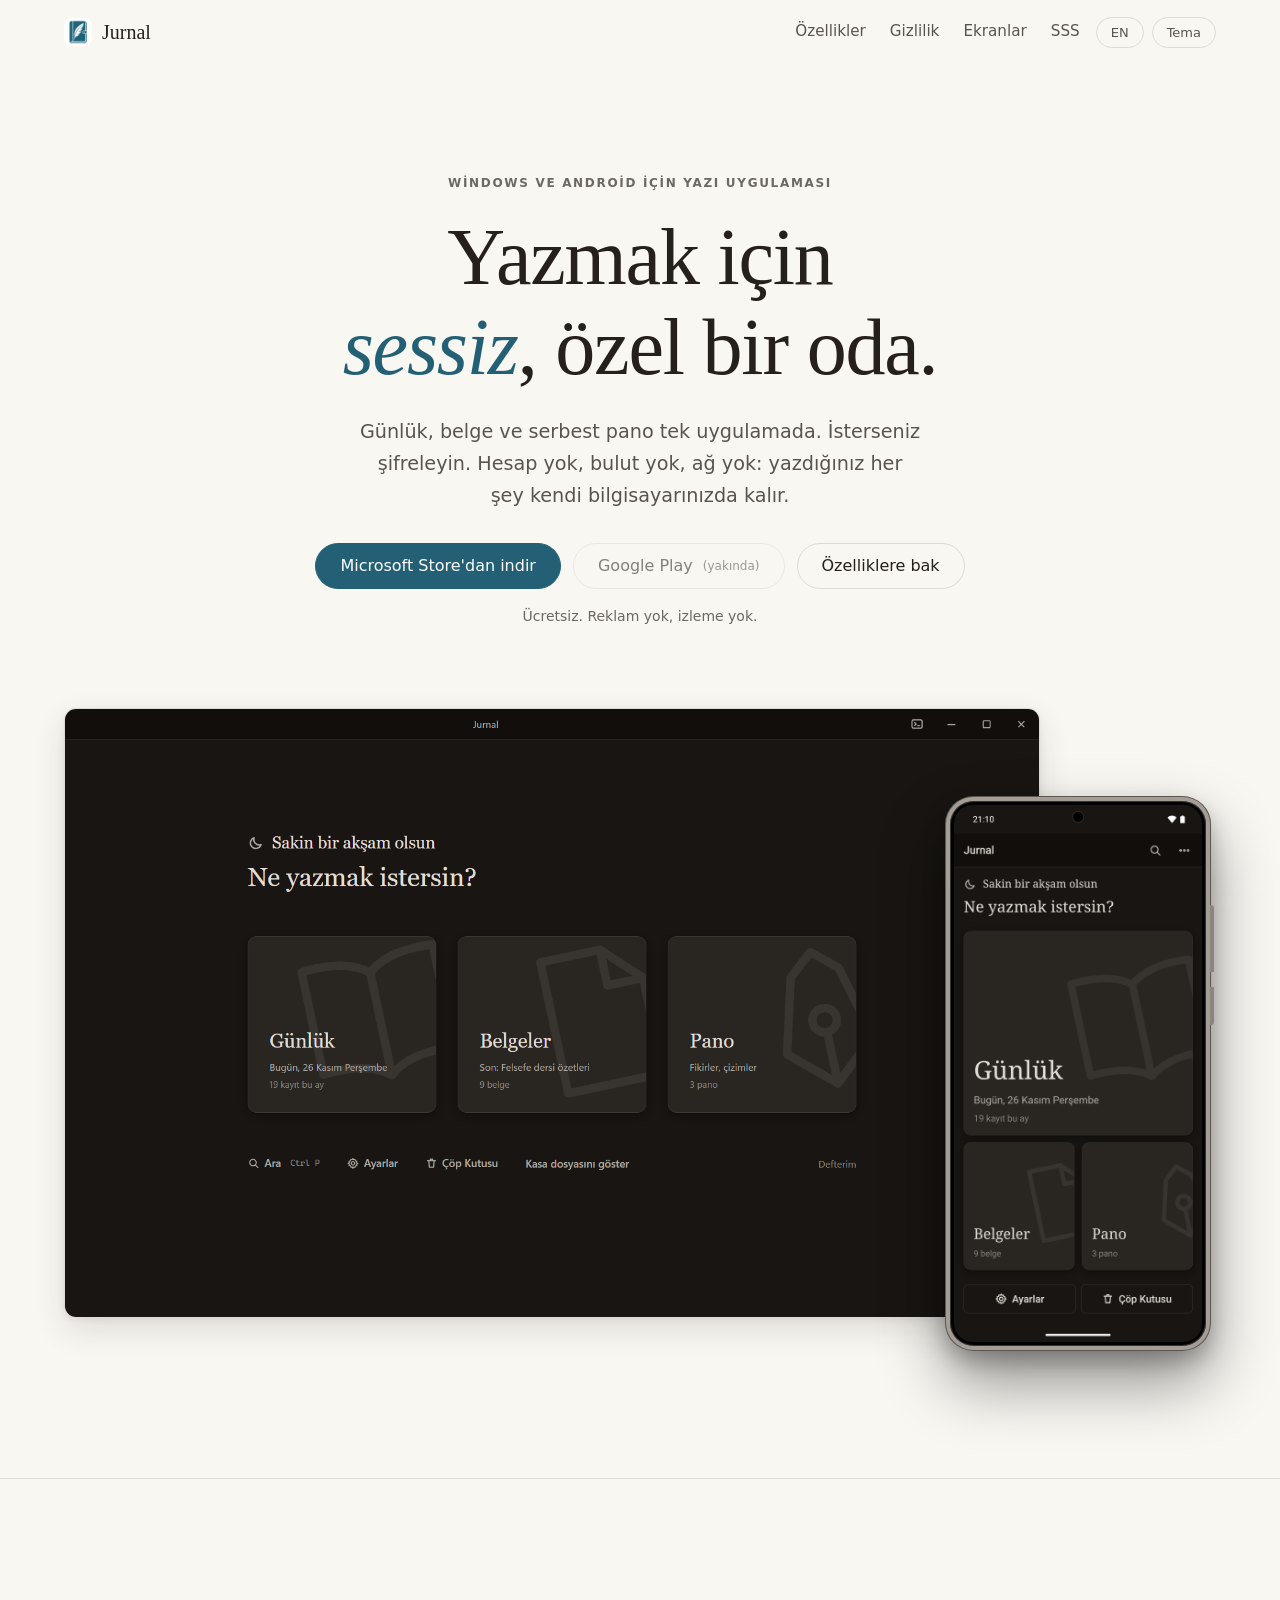
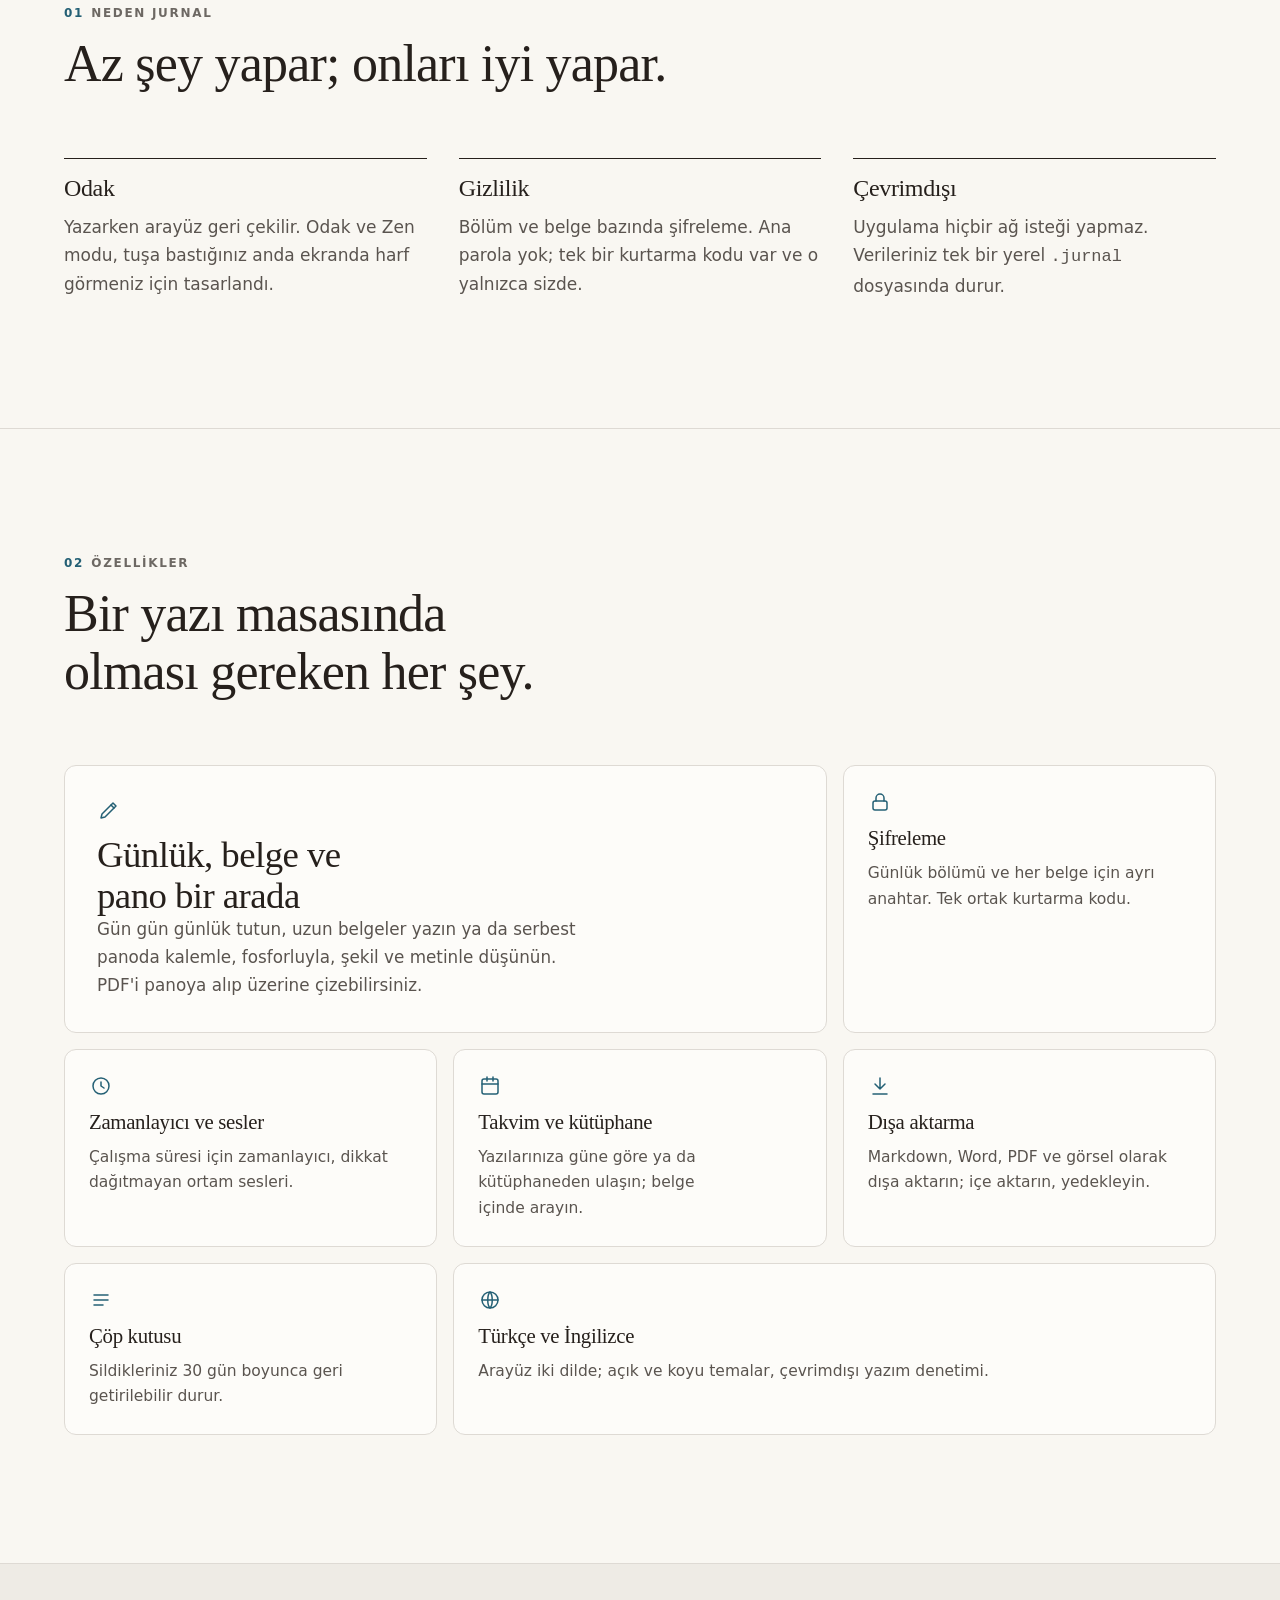
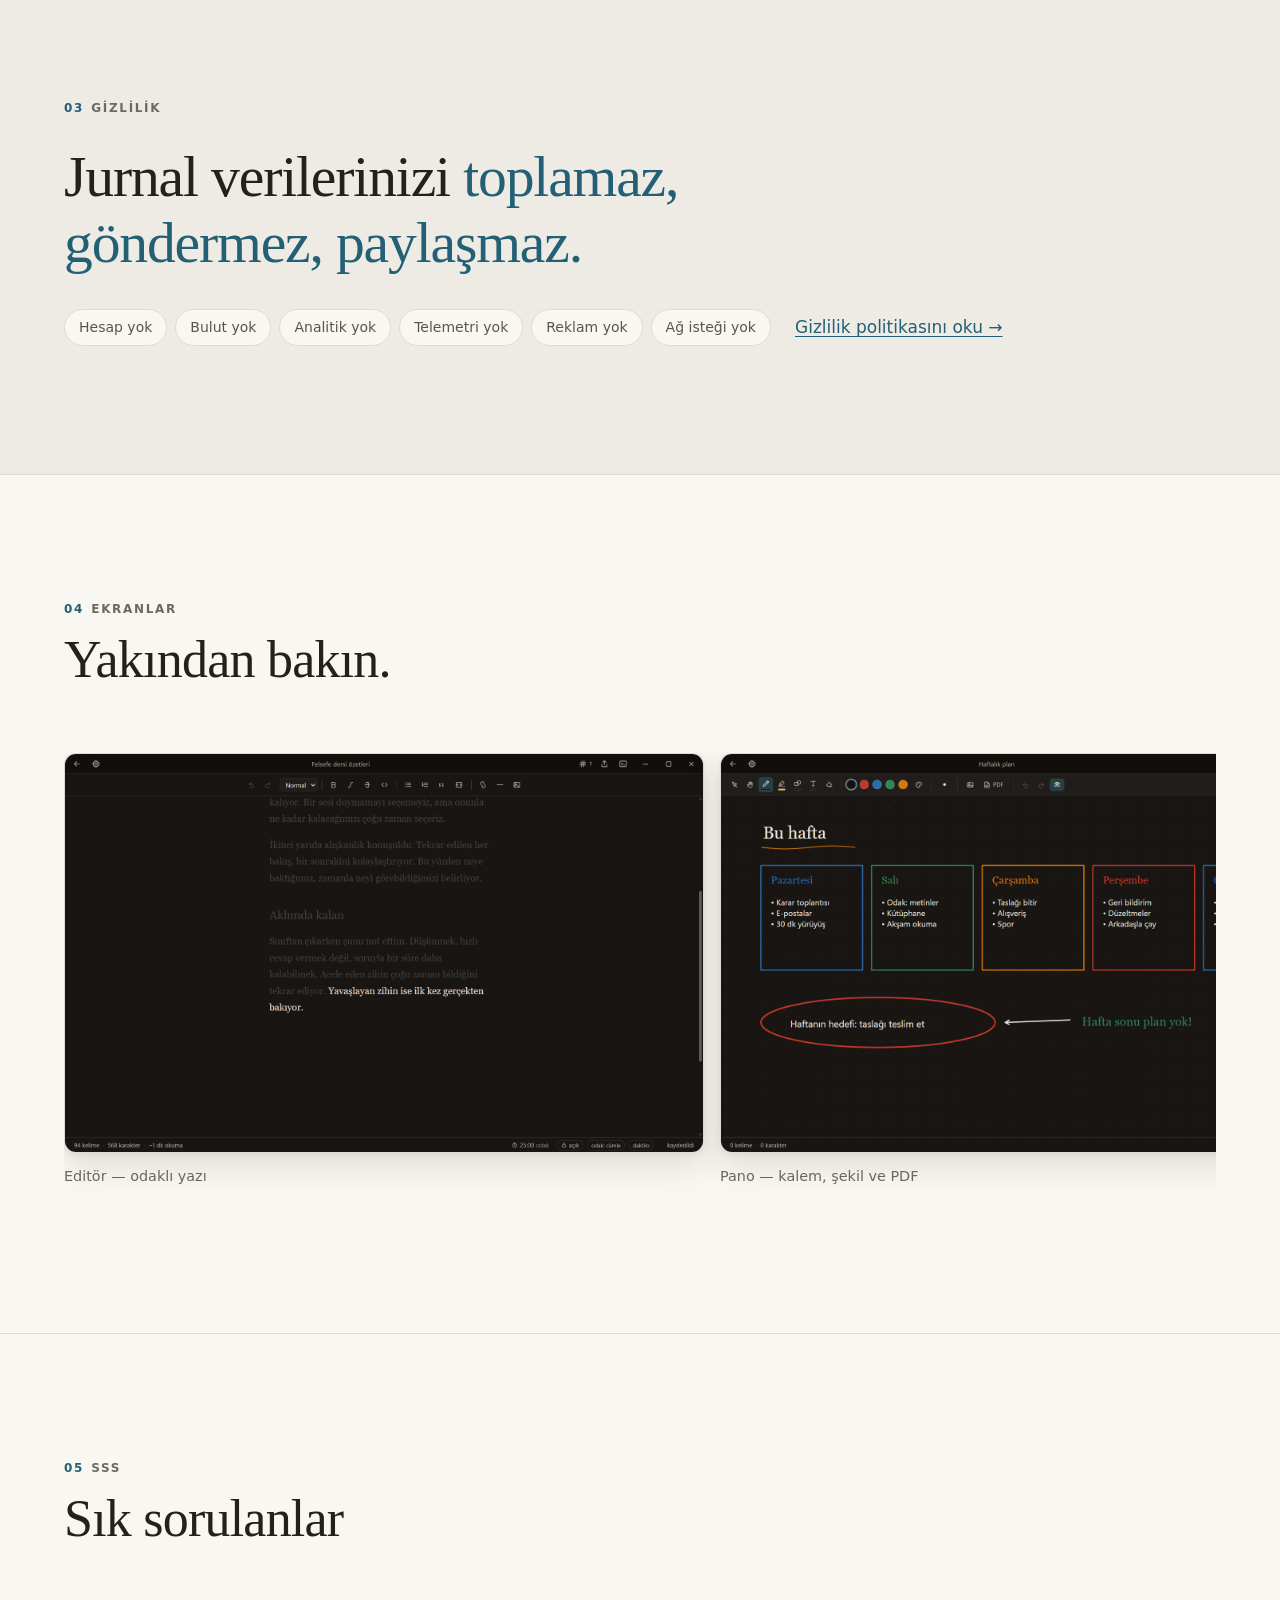
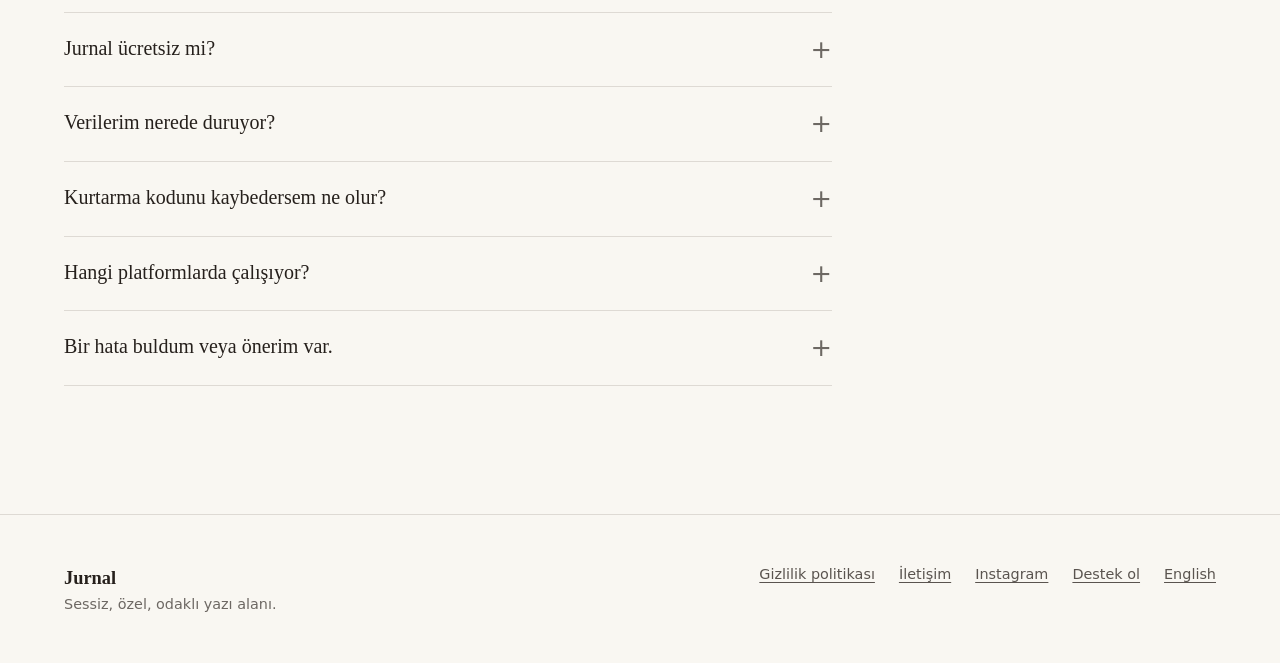
<file: index.html>
<!doctype html>
<html lang="tr">
<head>
<meta charset="utf-8">
<meta name="viewport" content="width=device-width, initial-scale=1">
<title>Jurnal — Sessiz, özel, odaklı yazı alanı</title>
<meta name="description" content="Jurnal: günlük, belge ve serbest pano tek yerde. Şifrelenebilir, tamamen çevrimdışı, hesapsız bir yazı uygulaması. Verileriniz cihazınızdan çıkmaz.">
<link rel="canonical" href="https://est21.github.io/jurnal_web/">
<link rel="alternate" hreflang="en" href="https://est21.github.io/jurnal_web/en/">
<link rel="icon" href="assets/img/favicon.png">
<meta property="og:title" content="Jurnal — Sessiz, özel, odaklı yazı alanı">
<meta property="og:description" content="Günlük, belge ve pano tek yerde. Şifrelenebilir, çevrimdışı, hesapsız.">
<meta property="og:type" content="website">
<meta property="og:image" content="https://est21.github.io/jurnal_web/assets/img/logo.png">
<meta name="twitter:card" content="summary">
<link rel="stylesheet" href="assets/css/style.css">
</head>
<body>
<a class="skip" href="#main">İçeriğe geç</a>
<header class="bar">
  <div class="wrap bar__in">
    <a class="brand" href="./"><img src="assets/img/icon.png" alt="" width="28" height="28">Jurnal</a>
    <nav class="nav" aria-label="Ana gezinme">
      <a href="#ozellikler">Özellikler</a>
      <a href="#gizlilik">Gizlilik</a>
      <a href="#ekranlar">Ekranlar</a>
      <a href="#sss">SSS</a>
    </nav>
    <div class="tools">
      <a class="chip" href="en/" hreflang="en" lang="en">EN</a>
      <button class="chip" id="theme-toggle" type="button" aria-label="Açık/koyu temayı değiştir">Tema</button>
    </div>
  </div>
</header>

<main id="main">
  <div class="wrap hero">
    <span class="label reveal">Windows ve Android için yazı uygulaması</span>
    <h1 class="reveal">Yazmak için <em>sessiz</em>, özel bir oda.</h1>
    <p class="hero__lead reveal">Günlük, belge ve serbest pano tek uygulamada. İsterseniz şifreleyin. Hesap yok, bulut yok, ağ yok: yazdığınız her şey kendi bilgisayarınızda kalır.</p>
    <div class="cta reveal">
      <a class="btn" href="https://apps.microsoft.com/detail/9NLNDZJV9QJS" rel="noopener">Microsoft Store'dan indir</a>
      <a class="btn btn--ghost" href="#" aria-disabled="true">Google Play <small>(yakında)</small></a>
      <a class="btn btn--ghost" href="#ozellikler">Özelliklere bak</a>
    </div>
    <p class="hero__note reveal">Ücretsiz. Reklam yok, izleme yok.</p>
    <div class="stage reveal">
      <figure class="shot shot--desktop">
        <img src="assets/screens/desktop-home.png" alt="Jurnal ana ekranı" width="1600" height="1000">
        <div class="shot__ph">assets/screens/desktop-home.png<br>(masaüstü ana ekran, 16:10)</div>
      </figure>
      <figure class="shot shot--phone">
        <img src="assets/screens/mobile-home.png" alt="Jurnal telefon görünümü" width="1080" height="2340">
        <div class="shot__ph">mobile-home.png</div>
      </figure>
    </div>
  </div>

  <hr class="rule">
  <section>
    <div class="wrap">
      <div class="sec-head reveal">
        <span class="label"><b>01</b>Neden Jurnal</span>
        <h2>Az şey yapar; onları iyi yapar.</h2>
      </div>
      <div class="values">
        <div class="value reveal"><h3>Odak</h3><p>Yazarken arayüz geri çekilir. Odak ve Zen modu, tuşa bastığınız anda ekranda harf görmeniz için tasarlandı.</p></div>
        <div class="value reveal"><h3>Gizlilik</h3><p>Bölüm ve belge bazında şifreleme. Ana parola yok; tek bir kurtarma kodu var ve o yalnızca sizde.</p></div>
        <div class="value reveal"><h3>Çevrimdışı</h3><p>Uygulama hiçbir ağ isteği yapmaz. Verileriniz tek bir yerel <code>.jurnal</code> dosyasında durur.</p></div>
      </div>
    </div>
  </section>

  <hr class="rule">
  <section id="ozellikler">
    <div class="wrap">
      <div class="sec-head reveal">
        <span class="label"><b>02</b>Özellikler</span>
        <h2>Bir yazı masasında olması gereken her şey.</h2>
      </div>
      <div class="features">
        <article class="f f--big reveal">
          <svg class="ico" viewBox="0 0 24 24" aria-hidden="true"><path d="M4 20l4-1L19 8l-3-3L5 16l-1 4z"/><path d="M14 7l3 3"/></svg>
          <div>
            <h3>Günlük, belge ve pano bir arada</h3>
            <p>Gün gün günlük tutun, uzun belgeler yazın ya da serbest panoda kalemle, fosforluyla, şekil ve metinle düşünün. PDF'i panoya alıp üzerine çizebilirsiniz.</p>
          </div>
        </article>
        <article class="f f--tall reveal">
          <svg class="ico" viewBox="0 0 24 24" aria-hidden="true"><rect x="5" y="11" width="14" height="9" rx="2"/><path d="M8 11V8a4 4 0 018 0v3"/></svg>
          <h3>Şifreleme</h3>
          <p>Günlük bölümü ve her belge için ayrı anahtar. Tek ortak kurtarma kodu.</p>
        </article>
        <article class="f reveal">
          <svg class="ico" viewBox="0 0 24 24" aria-hidden="true"><circle cx="12" cy="12" r="8"/><path d="M12 8v4l3 2"/></svg>
          <h3>Zamanlayıcı ve sesler</h3>
          <p>Çalışma süresi için zamanlayıcı, dikkat dağıtmayan ortam sesleri.</p>
        </article>
        <article class="f reveal">
          <svg class="ico" viewBox="0 0 24 24" aria-hidden="true"><rect x="4" y="5" width="16" height="15" rx="2"/><path d="M4 10h16M9 3v4M15 3v4"/></svg>
          <h3>Takvim ve kütüphane</h3>
          <p>Yazılarınıza güne göre ya da kütüphaneden ulaşın; belge içinde arayın.</p>
        </article>
        <article class="f reveal">
          <svg class="ico" viewBox="0 0 24 24" aria-hidden="true"><path d="M12 4v11M7 10l5 5 5-5M5 20h14"/></svg>
          <h3>Dışa aktarma</h3>
          <p>Markdown, Word, PDF ve görsel olarak dışa aktarın; içe aktarın, yedekleyin.</p>
        </article>
        <article class="f reveal">
          <svg class="ico" viewBox="0 0 24 24" aria-hidden="true"><path d="M5 7h14M5 12h14M5 17h9"/></svg>
          <h3>Çöp kutusu</h3>
          <p>Sildikleriniz 30 gün boyunca geri getirilebilir durur.</p>
        </article>
        <article class="f f--wide reveal">
          <svg class="ico" viewBox="0 0 24 24" aria-hidden="true"><circle cx="12" cy="12" r="8"/><path d="M4 12h16M12 4c3 3 3 13 0 16M12 4c-3 3-3 13 0 16"/></svg>
          <h3>Türkçe ve İngilizce</h3>
          <p>Arayüz iki dilde; açık ve koyu temalar, çevrimdışı yazım denetimi.</p>
        </article>
      </div>
    </div>
  </section>

  <section id="gizlilik" class="privacy-band">
    <div class="wrap">
      <span class="label reveal"><b>03</b>Gizlilik</span>
      <blockquote class="reveal" style="margin-top:1.5rem">Jurnal verilerinizi <span>toplamaz, göndermez, paylaşmaz.</span></blockquote>
      <div class="row reveal">
        <ul class="ticks">
          <li>Hesap yok</li><li>Bulut yok</li><li>Analitik yok</li><li>Telemetri yok</li><li>Reklam yok</li><li>Ağ isteği yok</li>
        </ul>
        <a href="privacy.html">Gizlilik politikasını oku →</a>
      </div>
    </div>
  </section>

  <section id="ekranlar">
    <div class="wrap">
      <div class="sec-head reveal">
        <span class="label"><b>04</b>Ekranlar</span>
        <h2>Yakından bakın.</h2>
      </div>
      <div class="gallery reveal" tabindex="0" aria-label="Ekran görüntüleri">
        <figure>
          <div class="shot shot--wide"><img src="assets/screens/desktop-editor.png" alt="Yazı editörü" width="1600" height="1000"><div class="shot__ph">desktop-editor.png</div></div>
          <figcaption>Editör — odaklı yazı</figcaption>
        </figure>
        <figure>
          <div class="shot shot--wide"><img src="assets/screens/desktop-board.png" alt="Serbest pano" width="1600" height="1000"><div class="shot__ph">desktop-board.png</div></div>
          <figcaption>Pano — kalem, şekil ve PDF</figcaption>
        </figure>
        <figure>
          <div class="shot shot--wide"><img src="assets/screens/desktop-library.png" alt="Kütüphane" width="1600" height="1000"><div class="shot__ph">desktop-library.png</div></div>
          <figcaption>Kütüphane ve takvim</figcaption>
        </figure>
        <figure>
          <div class="shot shot--wide"><img src="assets/screens/desktop-lock.png" alt="Kilit ve kurtarma kodu" width="1600" height="1000"><div class="shot__ph">desktop-lock.png</div></div>
          <figcaption>Şifreleme ve kurtarma kodu</figcaption>
        </figure>
      </div>
    </div>
  </section>

  <hr class="rule">
  <section id="sss">
    <div class="wrap">
      <div class="sec-head reveal">
        <span class="label"><b>05</b>SSS</span>
        <h2>Sık sorulanlar</h2>
      </div>
      <div class="faq reveal">
        <details><summary>Jurnal ücretsiz mi?</summary><p>Evet. Beğenirseniz Buy Me a Coffee üzerinden geliştiriciyi destekleyebilirsiniz; bu isteğe bağlıdır.</p></details>
        <details><summary>Verilerim nerede duruyor?</summary><p>Seçtiğiniz bir konumda, bilgisayarınızdaki tek bir <code>.jurnal</code> dosyasında. Uygulama hiçbir şeyi sunucuya göndermez. Yedeklemek için dosyayı kendiniz kopyalayabilirsiniz.</p></details>
        <details><summary>Kurtarma kodunu kaybedersem ne olur?</summary><p>Şifrelediğiniz içerik, kod olmadan geri getirilemez; bu bilinçli bir tasarım kararıdır. Kodu ilk kilitleme sırasında güvenli bir yere kaydedin.</p></details>
        <details><summary>Hangi platformlarda çalışıyor?</summary><p>Windows (Microsoft Store) ve Android. Android sürümü Google Play için hazırlanıyor; yayınlandığında bu sayfada duyurulacak.</p></details>
        <details><summary>Bir hata buldum veya önerim var.</summary><p>Uygulamada Ayarlar'daki "Hata bildir" ya da doğrudan <a href="mailto:jurnalapp@proton.me">jurnalapp@proton.me</a> adresi ile yazabilirsiniz.</p></details>
      </div>
    </div>
  </section>
</main>

<footer class="foot">
  <div class="wrap foot__in">
    <div><strong style="font-family:var(--serif);font-size:1.15rem;color:var(--text)">Jurnal</strong><br>Sessiz, özel, odaklı yazı alanı.</div>
    <ul>
      <li><a href="privacy.html">Gizlilik politikası</a></li>
      <li><a href="mailto:jurnalapp@proton.me">İletişim</a></li>
      <li><a href="https://www.instagram.com/jurnald.app" rel="noopener">Instagram</a></li>
      <li><a href="https://buymeacoffee.com/mahmutesatw" rel="noopener">Destek ol</a></li>
      <li><a href="en/" hreflang="en" lang="en">English</a></li>
    </ul>
  </div>
</footer>
<script src="assets/js/main.js"></script>
</body>
</html>
</file>
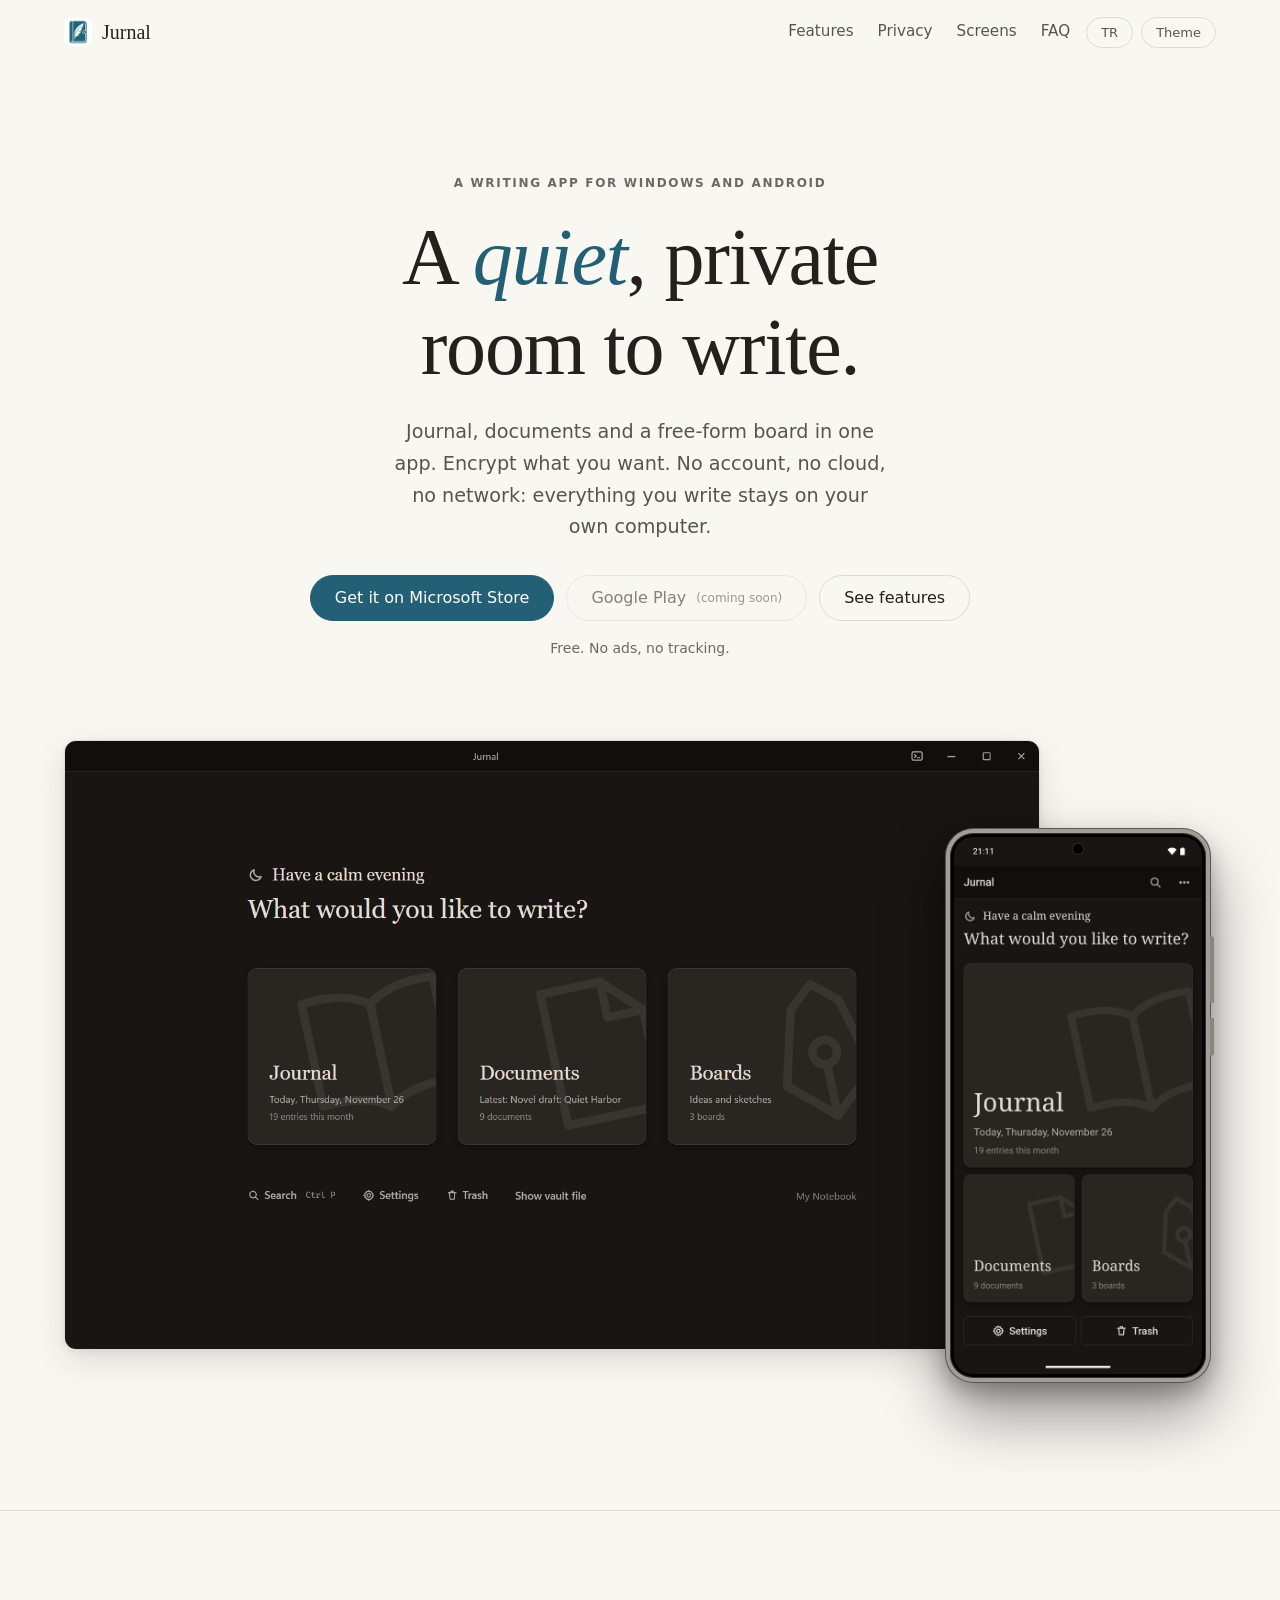
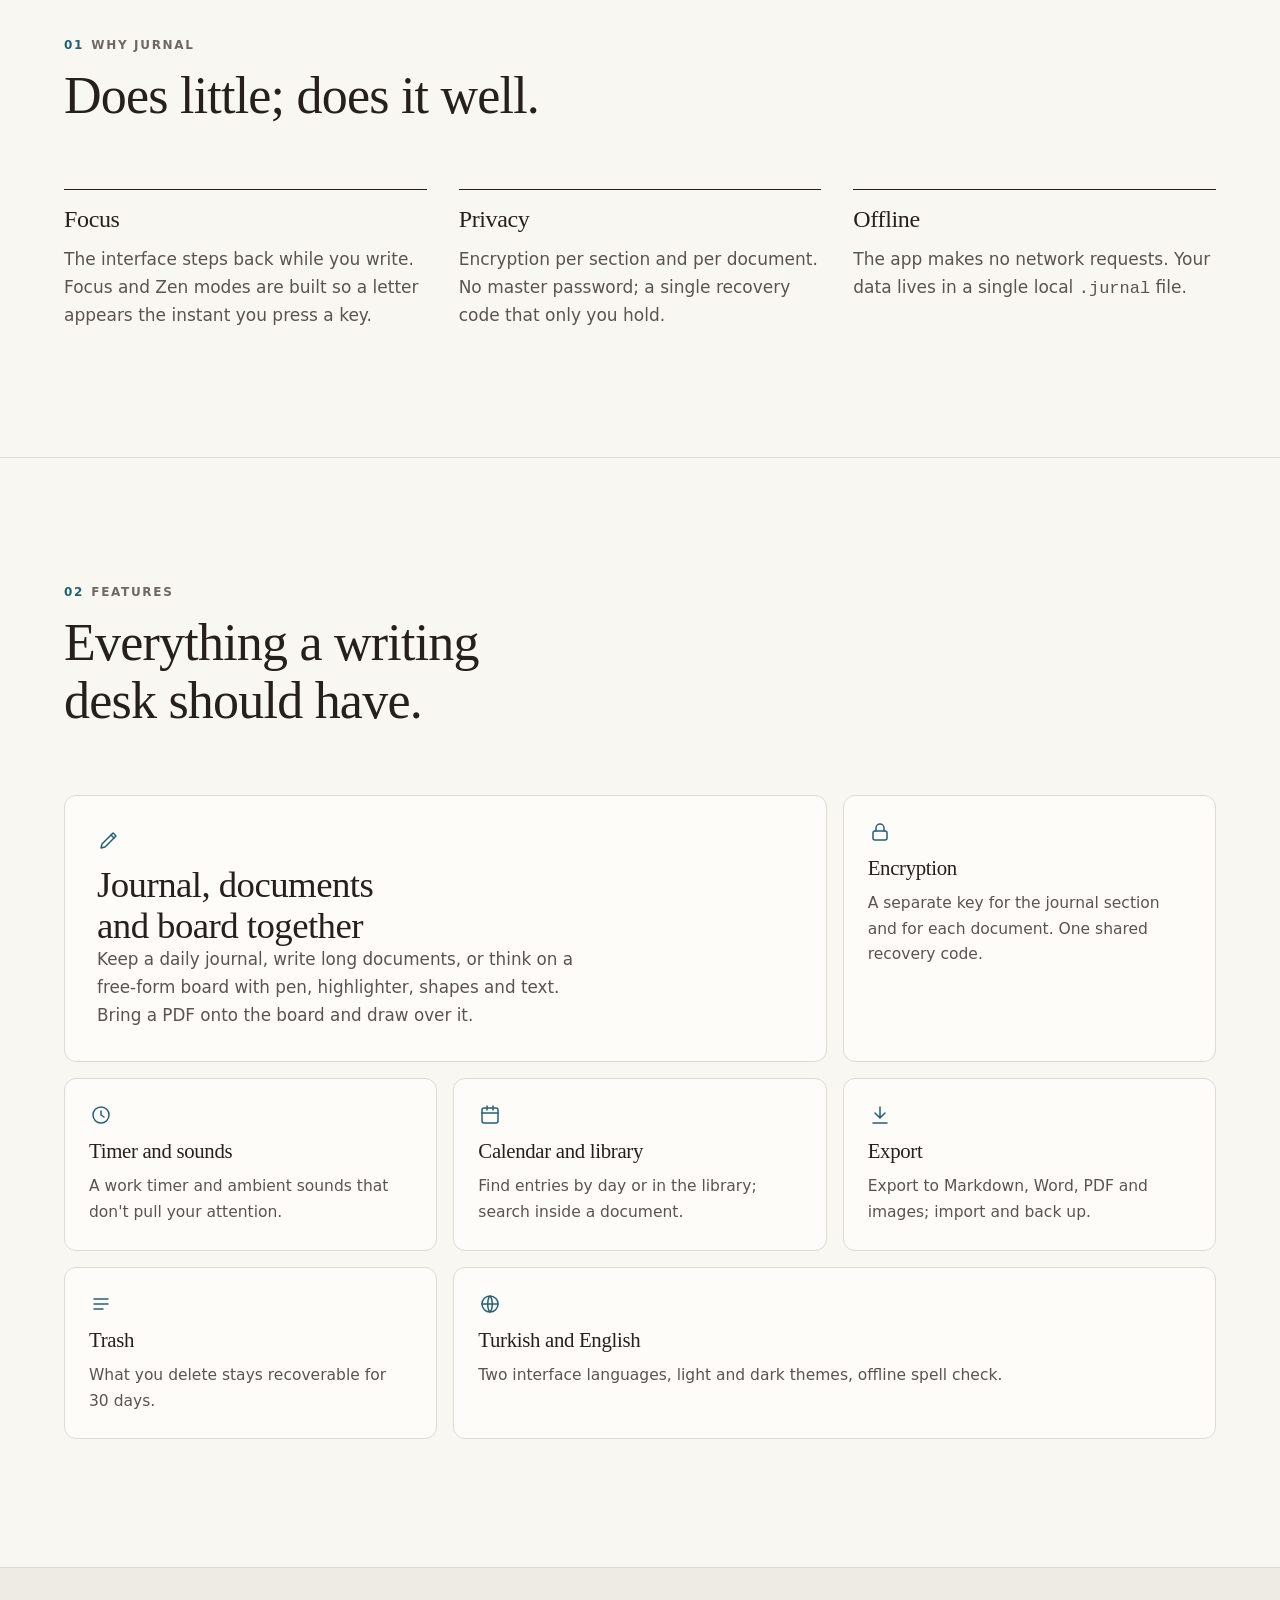
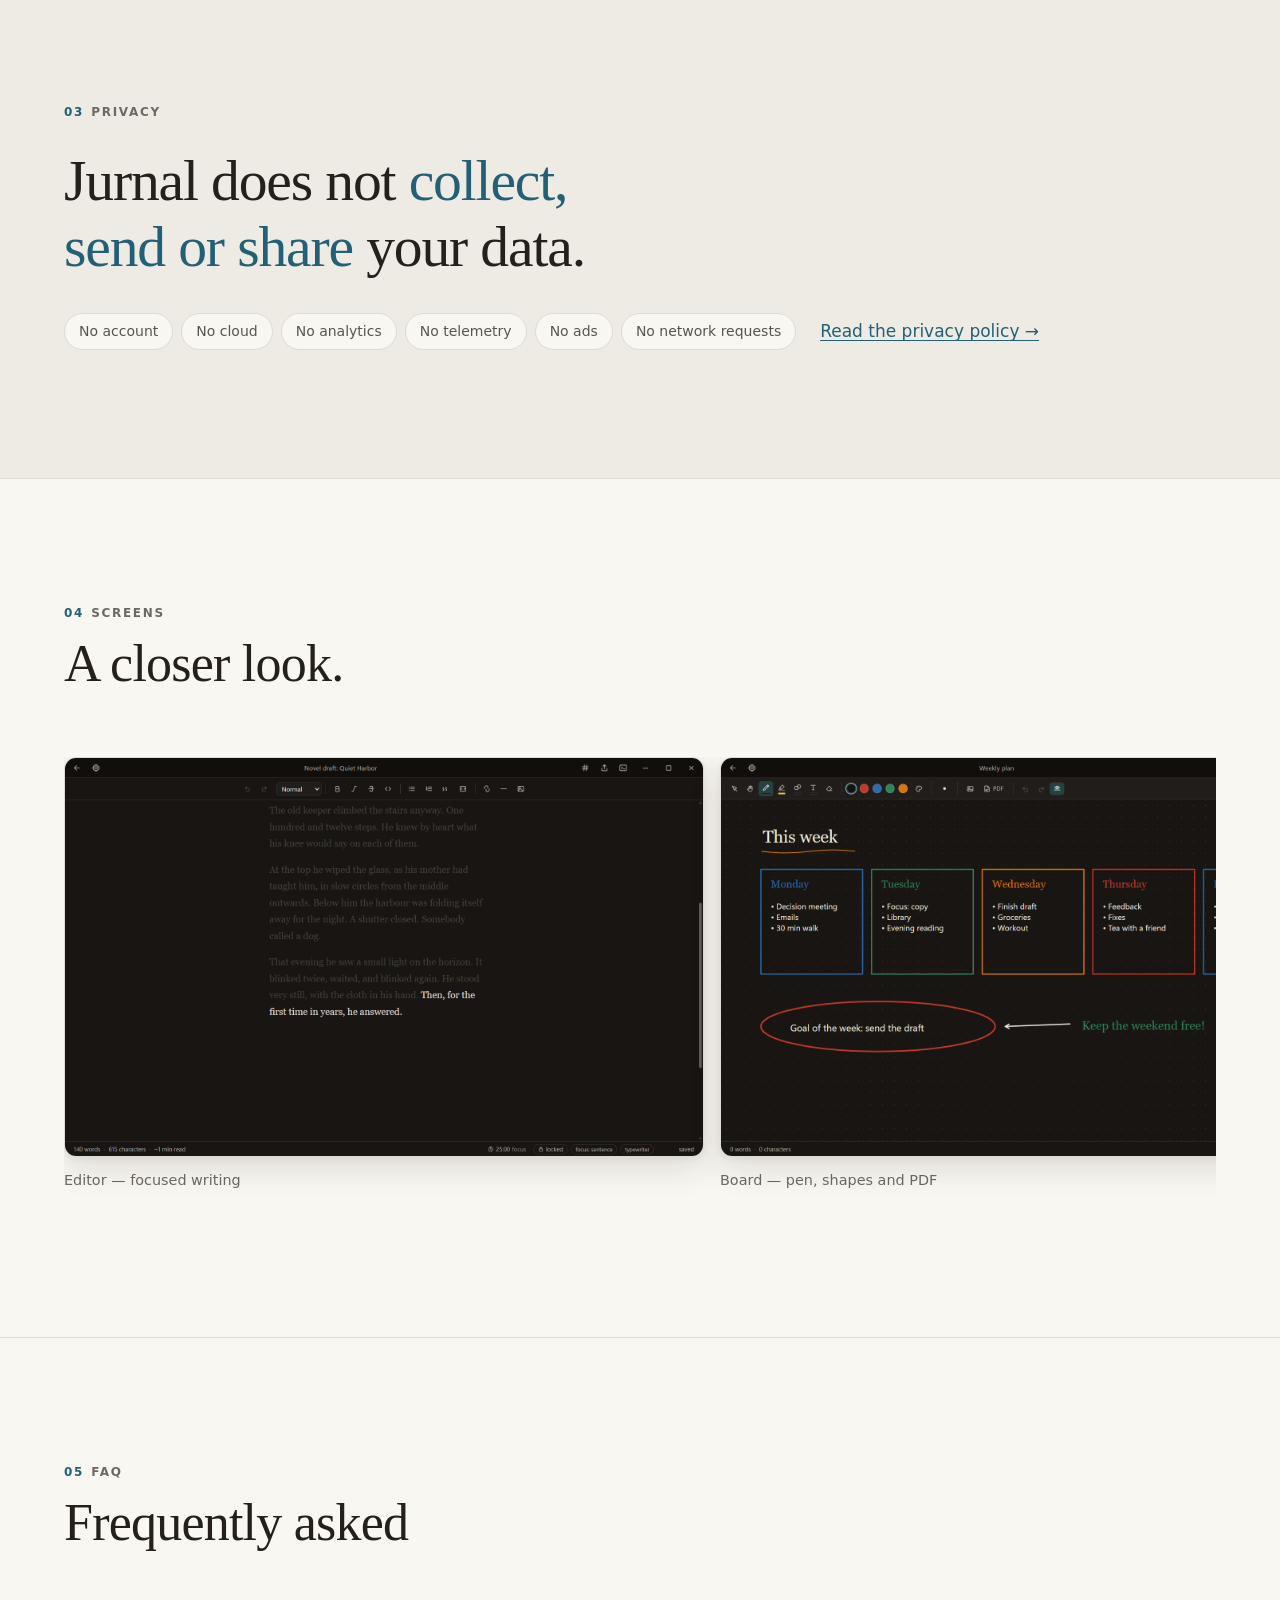
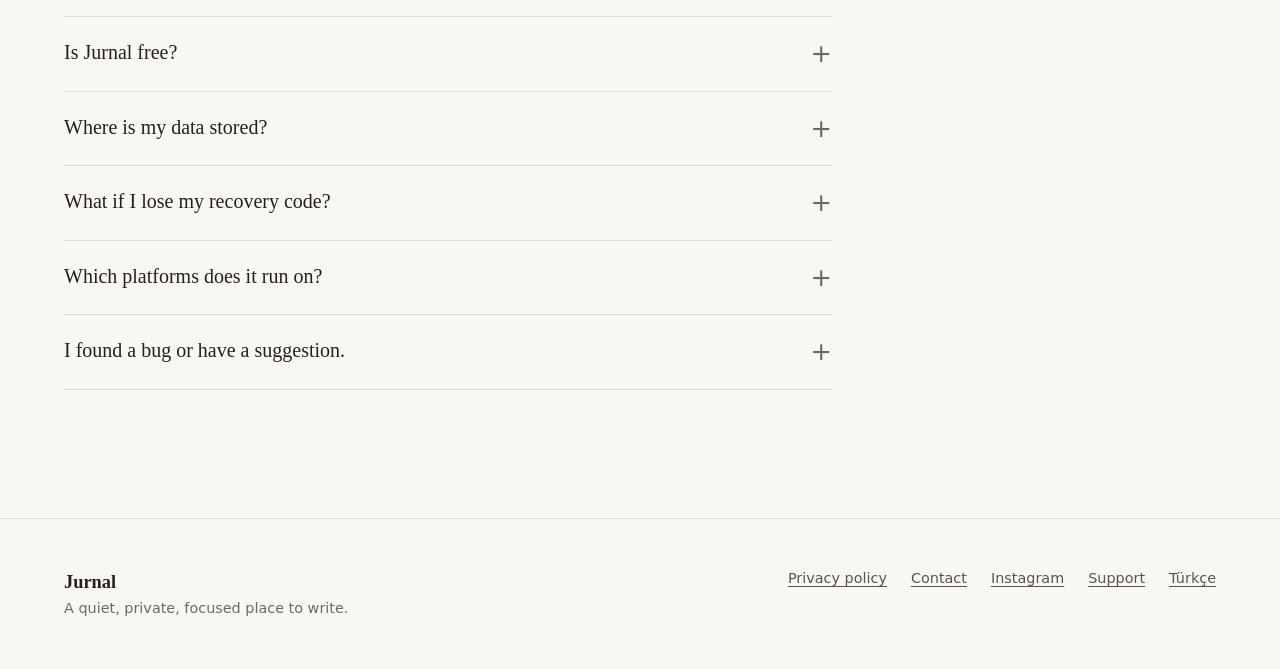
<file: en/index.html>
<!doctype html>
<html lang="en">
<head>
<meta charset="utf-8">
<meta name="viewport" content="width=device-width, initial-scale=1">
<title>Jurnal — A quiet, private, focused place to write</title>
<meta name="description" content="Jurnal: journal, documents and a free-form board in one place. Encryptable, fully offline, no account. Your data never leaves your device.">
<link rel="canonical" href="https://est21.github.io/jurnal_web/en/">
<link rel="alternate" hreflang="tr" href="https://est21.github.io/jurnal_web/">
<link rel="icon" href="../assets/img/favicon.png">
<meta property="og:title" content="Jurnal — A quiet, private, focused place to write">
<meta property="og:description" content="Journal, documents and board in one place. Encryptable, offline, no account.">
<meta property="og:type" content="website">
<meta property="og:image" content="https://est21.github.io/jurnal_web/assets/img/logo.png">
<meta name="twitter:card" content="summary">
<link rel="stylesheet" href="../assets/css/style.css">
</head>
<body>
<a class="skip" href="#main">Skip to content</a>
<header class="bar">
  <div class="wrap bar__in">
    <a class="brand" href="./"><img src="../assets/img/icon.png" alt="" width="28" height="28">Jurnal</a>
    <nav class="nav" aria-label="Main">
      <a href="#features">Features</a>
      <a href="#privacy">Privacy</a>
      <a href="#screens">Screens</a>
      <a href="#faq">FAQ</a>
    </nav>
    <div class="tools">
      <a class="chip" href="../" hreflang="tr" lang="tr">TR</a>
      <button class="chip" id="theme-toggle" type="button" aria-label="Toggle light/dark theme">Theme</button>
    </div>
  </div>
</header>

<main id="main">
  <div class="wrap hero">
    <span class="label reveal">A writing app for Windows and Android</span>
    <h1 class="reveal">A <em>quiet</em>, private room to write.</h1>
    <p class="hero__lead reveal">Journal, documents and a free-form board in one app. Encrypt what you want. No account, no cloud, no network: everything you write stays on your own computer.</p>
    <div class="cta reveal">
      <a class="btn" href="https://apps.microsoft.com/detail/9NLNDZJV9QJS" rel="noopener">Get it on Microsoft Store</a>
      <a class="btn btn--ghost" href="#" aria-disabled="true">Google Play <small>(coming soon)</small></a>
      <a class="btn btn--ghost" href="#features">See features</a>
    </div>
    <p class="hero__note reveal">Free. No ads, no tracking.</p>
    <div class="stage reveal">
      <figure class="shot shot--desktop">
        <img src="../assets/screens/en/desktop-home.png" alt="Jurnal home screen" width="1600" height="1000">
        <div class="shot__ph">assets/screens/en/desktop-home.png<br>(desktop home, 16:10)</div>
      </figure>
      <figure class="shot shot--phone">
        <img src="../assets/screens/en/mobile-home.png" alt="Jurnal on a phone" width="1080" height="2340">
        <div class="shot__ph">mobile-home.png</div>
      </figure>
    </div>
  </div>

  <hr class="rule">
  <section>
    <div class="wrap">
      <div class="sec-head reveal">
        <span class="label"><b>01</b>Why Jurnal</span>
        <h2>Does little; does it well.</h2>
      </div>
      <div class="values">
        <div class="value reveal"><h3>Focus</h3><p>The interface steps back while you write. Focus and Zen modes are built so a letter appears the instant you press a key.</p></div>
        <div class="value reveal"><h3>Privacy</h3><p>Encryption per section and per document. No master password; a single recovery code that only you hold.</p></div>
        <div class="value reveal"><h3>Offline</h3><p>The app makes no network requests. Your data lives in a single local <code>.jurnal</code> file.</p></div>
      </div>
    </div>
  </section>

  <hr class="rule">
  <section id="features">
    <div class="wrap">
      <div class="sec-head reveal">
        <span class="label"><b>02</b>Features</span>
        <h2>Everything a writing desk should have.</h2>
      </div>
      <div class="features">
        <article class="f f--big reveal">
          <svg class="ico" viewBox="0 0 24 24" aria-hidden="true"><path d="M4 20l4-1L19 8l-3-3L5 16l-1 4z"/><path d="M14 7l3 3"/></svg>
          <div>
            <h3>Journal, documents and board together</h3>
            <p>Keep a daily journal, write long documents, or think on a free-form board with pen, highlighter, shapes and text. Bring a PDF onto the board and draw over it.</p>
          </div>
        </article>
        <article class="f f--tall reveal">
          <svg class="ico" viewBox="0 0 24 24" aria-hidden="true"><rect x="5" y="11" width="14" height="9" rx="2"/><path d="M8 11V8a4 4 0 018 0v3"/></svg>
          <h3>Encryption</h3>
          <p>A separate key for the journal section and for each document. One shared recovery code.</p>
        </article>
        <article class="f reveal">
          <svg class="ico" viewBox="0 0 24 24" aria-hidden="true"><circle cx="12" cy="12" r="8"/><path d="M12 8v4l3 2"/></svg>
          <h3>Timer and sounds</h3>
          <p>A work timer and ambient sounds that don't pull your attention.</p>
        </article>
        <article class="f reveal">
          <svg class="ico" viewBox="0 0 24 24" aria-hidden="true"><rect x="4" y="5" width="16" height="15" rx="2"/><path d="M4 10h16M9 3v4M15 3v4"/></svg>
          <h3>Calendar and library</h3>
          <p>Find entries by day or in the library; search inside a document.</p>
        </article>
        <article class="f reveal">
          <svg class="ico" viewBox="0 0 24 24" aria-hidden="true"><path d="M12 4v11M7 10l5 5 5-5M5 20h14"/></svg>
          <h3>Export</h3>
          <p>Export to Markdown, Word, PDF and images; import and back up.</p>
        </article>
        <article class="f reveal">
          <svg class="ico" viewBox="0 0 24 24" aria-hidden="true"><path d="M5 7h14M5 12h14M5 17h9"/></svg>
          <h3>Trash</h3>
          <p>What you delete stays recoverable for 30 days.</p>
        </article>
        <article class="f f--wide reveal">
          <svg class="ico" viewBox="0 0 24 24" aria-hidden="true"><circle cx="12" cy="12" r="8"/><path d="M4 12h16M12 4c3 3 3 13 0 16M12 4c-3 3-3 13 0 16"/></svg>
          <h3>Turkish and English</h3>
          <p>Two interface languages, light and dark themes, offline spell check.</p>
        </article>
      </div>
    </div>
  </section>

  <section id="privacy" class="privacy-band">
    <div class="wrap">
      <span class="label reveal"><b>03</b>Privacy</span>
      <blockquote class="reveal" style="margin-top:1.5rem">Jurnal does not <span>collect, send or share</span> your data.</blockquote>
      <div class="row reveal">
        <ul class="ticks">
          <li>No account</li><li>No cloud</li><li>No analytics</li><li>No telemetry</li><li>No ads</li><li>No network requests</li>
        </ul>
        <a href="privacy.html">Read the privacy policy →</a>
      </div>
    </div>
  </section>

  <section id="screens">
    <div class="wrap">
      <div class="sec-head reveal">
        <span class="label"><b>04</b>Screens</span>
        <h2>A closer look.</h2>
      </div>
      <div class="gallery reveal" tabindex="0" aria-label="Screenshots">
        <figure>
          <div class="shot shot--wide"><img src="../assets/screens/en/desktop-editor.png" alt="Writing editor" width="1600" height="1000"><div class="shot__ph">desktop-editor.png</div></div>
          <figcaption>Editor — focused writing</figcaption>
        </figure>
        <figure>
          <div class="shot shot--wide"><img src="../assets/screens/en/desktop-board.png" alt="Free-form board" width="1600" height="1000"><div class="shot__ph">desktop-board.png</div></div>
          <figcaption>Board — pen, shapes and PDF</figcaption>
        </figure>
        <figure>
          <div class="shot shot--wide"><img src="../assets/screens/en/desktop-library.png" alt="Library" width="1600" height="1000"><div class="shot__ph">desktop-library.png</div></div>
          <figcaption>Library and calendar</figcaption>
        </figure>
        <figure>
          <div class="shot shot--wide"><img src="../assets/screens/en/desktop-lock.png" alt="Lock and recovery code" width="1600" height="1000"><div class="shot__ph">desktop-lock.png</div></div>
          <figcaption>Encryption and recovery code</figcaption>
        </figure>
      </div>
    </div>
  </section>

  <hr class="rule">
  <section id="faq">
    <div class="wrap">
      <div class="sec-head reveal">
        <span class="label"><b>05</b>FAQ</span>
        <h2>Frequently asked</h2>
      </div>
      <div class="faq reveal">
        <details><summary>Is Jurnal free?</summary><p>Yes. If you like it, you can support the developer through Buy Me a Coffee; that is entirely optional.</p></details>
        <details><summary>Where is my data stored?</summary><p>In a single <code>.jurnal</code> file at a location you choose on your computer. The app sends nothing to any server. To back up, simply copy the file.</p></details>
        <details><summary>What if I lose my recovery code?</summary><p>Encrypted content cannot be recovered without it; this is by design. Save the code somewhere safe when you first lock something.</p></details>
        <details><summary>Which platforms does it run on?</summary><p>Windows (Microsoft Store) and Android. The Android version is being prepared for Google Play; it will be announced on this page.</p></details>
        <details><summary>I found a bug or have a suggestion.</summary><p>Use "Report a bug" in the app's Settings, or write to <a href="mailto:jurnalapp@proton.me">jurnalapp@proton.me</a>.</p></details>
      </div>
    </div>
  </section>
</main>

<footer class="foot">
  <div class="wrap foot__in">
    <div><strong style="font-family:var(--serif);font-size:1.15rem;color:var(--text)">Jurnal</strong><br>A quiet, private, focused place to write.</div>
    <ul>
      <li><a href="privacy.html">Privacy policy</a></li>
      <li><a href="mailto:jurnalapp@proton.me">Contact</a></li>
      <li><a href="https://www.instagram.com/jurnald.app" rel="noopener">Instagram</a></li>
      <li><a href="https://buymeacoffee.com/mahmutesatw" rel="noopener">Support</a></li>
      <li><a href="../" hreflang="tr" lang="tr">Türkçe</a></li>
    </ul>
  </div>
</footer>
<script src="../assets/js/main.js"></script>
</body>
</html>
</file>
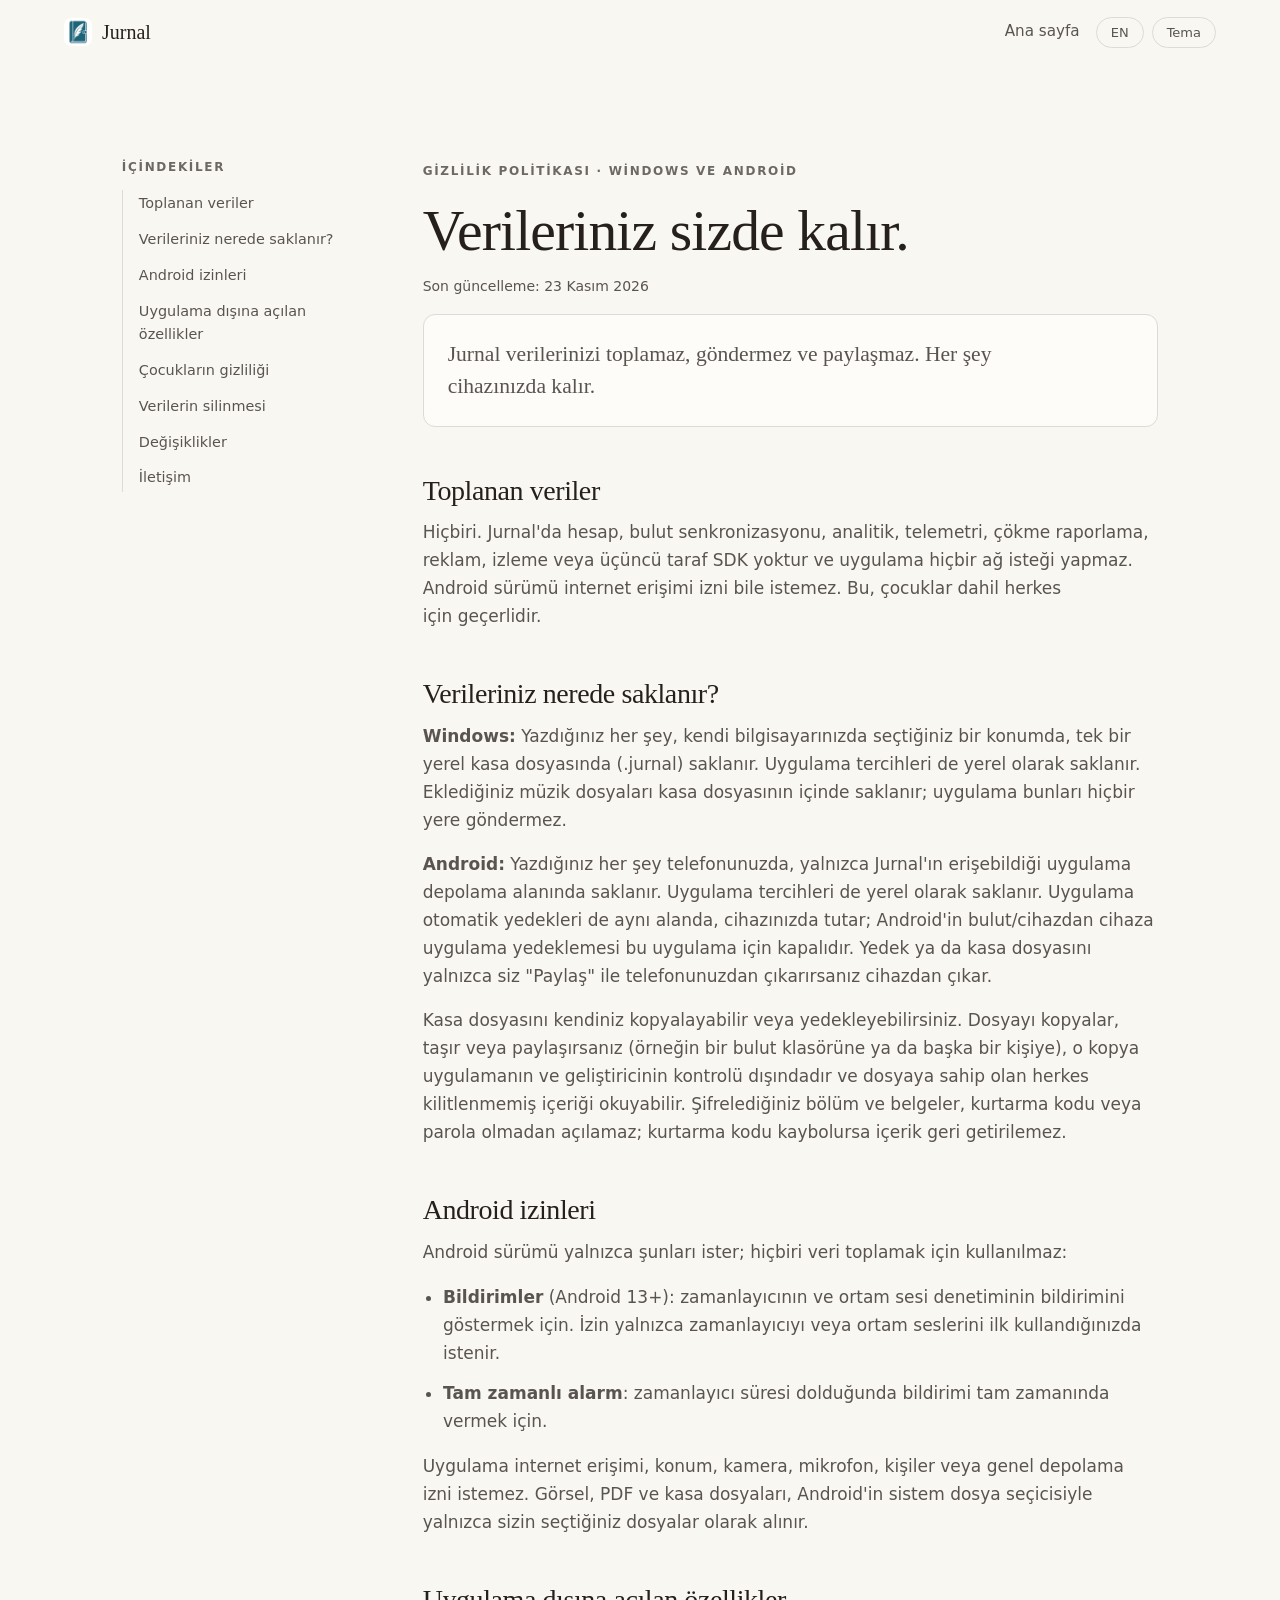
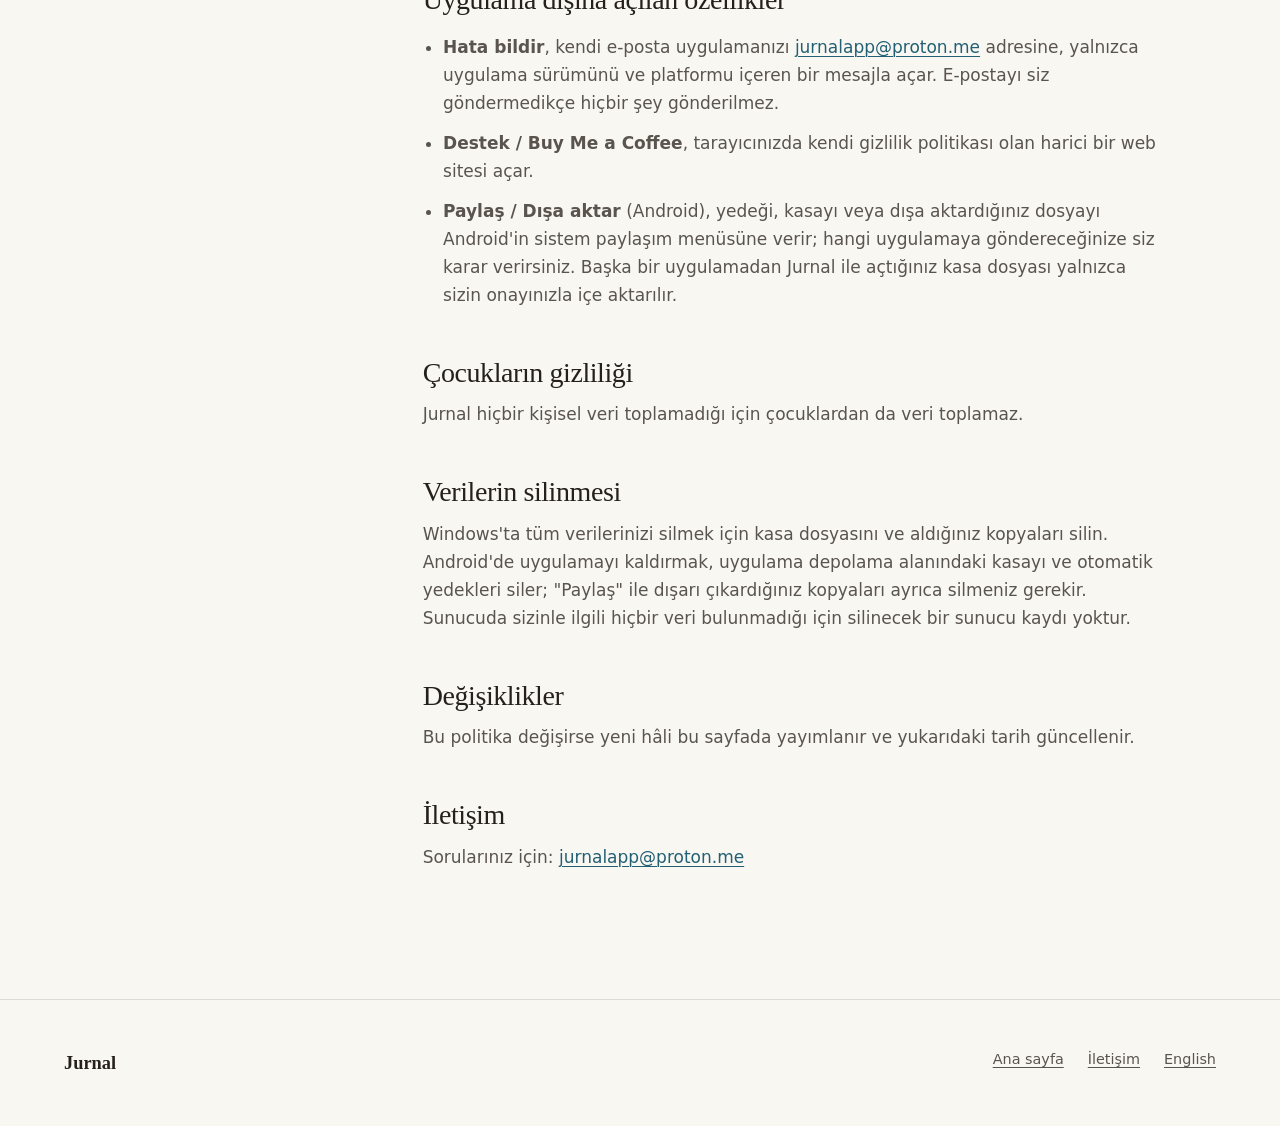
<file: privacy.html>
<!doctype html>
<html lang="tr">
<head>
<meta charset="utf-8">
<meta name="viewport" content="width=device-width, initial-scale=1">
<title>Gizlilik Politikası — Jurnal</title>
<meta name="description" content="Jurnal (Windows ve Android) verilerinizi toplamaz, göndermez ve paylaşmaz. Her şey cihazınızda kalır.">
<link rel="canonical" href="https://est21.github.io/jurnal_web/privacy.html">
<link rel="alternate" hreflang="en" href="https://est21.github.io/jurnal_web/en/privacy.html">
<link rel="icon" href="assets/img/favicon.png">
<link rel="stylesheet" href="assets/css/style.css">
</head>
<body>
<a class="skip" href="#main">İçeriğe geç</a>
<header class="bar">
  <div class="wrap bar__in">
    <a class="brand" href="./"><img src="assets/img/icon.png" alt="" width="28" height="28">Jurnal</a>
    <nav class="nav" aria-label="Ana gezinme"><a href="./">Ana sayfa</a></nav>
    <div class="tools">
      <a class="chip" href="en/privacy.html" hreflang="en" lang="en">EN</a>
      <button class="chip" id="theme-toggle" type="button" aria-label="Açık/koyu temayı değiştir">Tema</button>
    </div>
  </div>
</header>

<main id="main" class="wrap doc">
  <aside class="doc__toc" aria-label="İçindekiler">
    <span class="label">İçindekiler</span>
    <ol>
      <li><a href="#toplanan">Toplanan veriler</a></li>
      <li><a href="#saklama">Verileriniz nerede saklanır?</a></li>
      <li><a href="#izinler">Android izinleri</a></li>
      <li><a href="#disari">Uygulama dışına açılan özellikler</a></li>
      <li><a href="#cocuk">Çocukların gizliliği</a></li>
      <li><a href="#silme">Verilerin silinmesi</a></li>
      <li><a href="#degisiklik">Değişiklikler</a></li>
      <li><a href="#iletisim">İletişim</a></li>
    </ol>
  </aside>
  <article>
    <span class="label">Gizlilik politikası · Windows ve Android</span>
    <h1>Verileriniz sizde kalır.</h1>
    <p class="doc__meta">Son güncelleme: 23 Kasım 2026</p>
    <p class="summary">Jurnal verilerinizi toplamaz, göndermez ve paylaşmaz. Her şey cihazınızda kalır.</p>

    <h2 id="toplanan">Toplanan veriler</h2>
    <p>Hiçbiri. Jurnal'da hesap, bulut senkronizasyonu, analitik, telemetri, çökme raporlama, reklam, izleme veya üçüncü taraf SDK yoktur ve uygulama hiçbir ağ isteği yapmaz. Android sürümü internet erişimi izni bile istemez. Bu, çocuklar dahil herkes için geçerlidir.</p>

    <h2 id="saklama">Verileriniz nerede saklanır?</h2>
    <p><strong>Windows:</strong> Yazdığınız her şey, kendi bilgisayarınızda seçtiğiniz bir konumda, tek bir yerel kasa dosyasında (.jurnal) saklanır. Uygulama tercihleri de yerel olarak saklanır. Eklediğiniz müzik dosyaları kasa dosyasının içinde saklanır; uygulama bunları hiçbir yere göndermez.</p>
    <p><strong>Android:</strong> Yazdığınız her şey telefonunuzda, yalnızca Jurnal'ın erişebildiği uygulama depolama alanında saklanır. Uygulama tercihleri de yerel olarak saklanır. Uygulama otomatik yedekleri de aynı alanda, cihazınızda tutar; Android'in bulut/cihazdan cihaza uygulama yedeklemesi bu uygulama için kapalıdır. Yedek ya da kasa dosyasını yalnızca siz "Paylaş" ile telefonunuzdan çıkarırsanız cihazdan çıkar.</p>
    <p>Kasa dosyasını kendiniz kopyalayabilir veya yedekleyebilirsiniz. Dosyayı kopyalar, taşır veya paylaşırsanız (örneğin bir bulut klasörüne ya da başka bir kişiye), o kopya uygulamanın ve geliştiricinin kontrolü dışındadır ve dosyaya sahip olan herkes kilitlenmemiş içeriği okuyabilir. Şifrelediğiniz bölüm ve belgeler, kurtarma kodu veya parola olmadan açılamaz; kurtarma kodu kaybolursa içerik geri getirilemez.</p>

    <h2 id="izinler">Android izinleri</h2>
    <p>Android sürümü yalnızca şunları ister; hiçbiri veri toplamak için kullanılmaz:</p>
    <ul>
      <li><strong>Bildirimler</strong> (Android 13+): zamanlayıcının ve ortam sesi denetiminin bildirimini göstermek için. İzin yalnızca zamanlayıcıyı veya ortam seslerini ilk kullandığınızda istenir.</li>
      <li><strong>Tam zamanlı alarm</strong>: zamanlayıcı süresi dolduğunda bildirimi tam zamanında vermek için.</li>
    </ul>
    <p>Uygulama internet erişimi, konum, kamera, mikrofon, kişiler veya genel depolama izni istemez. Görsel, PDF ve kasa dosyaları, Android'in sistem dosya seçicisiyle yalnızca sizin seçtiğiniz dosyalar olarak alınır.</p>

    <h2 id="disari">Uygulama dışına açılan özellikler</h2>
    <ul>
      <li><strong>Hata bildir</strong>, kendi e-posta uygulamanızı <a href="mailto:jurnalapp@proton.me">jurnalapp@proton.me</a> adresine, yalnızca uygulama sürümünü ve platformu içeren bir mesajla açar. E-postayı siz göndermedikçe hiçbir şey gönderilmez.</li>
      <li><strong>Destek / Buy Me a Coffee</strong>, tarayıcınızda kendi gizlilik politikası olan harici bir web sitesi açar.</li>
      <li><strong>Paylaş / Dışa aktar</strong> (Android), yedeği, kasayı veya dışa aktardığınız dosyayı Android'in sistem paylaşım menüsüne verir; hangi uygulamaya göndereceğinize siz karar verirsiniz. Başka bir uygulamadan Jurnal ile açtığınız kasa dosyası yalnızca sizin onayınızla içe aktarılır.</li>
    </ul>

    <h2 id="cocuk">Çocukların gizliliği</h2>
    <p>Jurnal hiçbir kişisel veri toplamadığı için çocuklardan da veri toplamaz.</p>

    <h2 id="silme">Verilerin silinmesi</h2>
    <p>Windows'ta tüm verilerinizi silmek için kasa dosyasını ve aldığınız kopyaları silin. Android'de uygulamayı kaldırmak, uygulama depolama alanındaki kasayı ve otomatik yedekleri siler; "Paylaş" ile dışarı çıkardığınız kopyaları ayrıca silmeniz gerekir. Sunucuda sizinle ilgili hiçbir veri bulunmadığı için silinecek bir sunucu kaydı yoktur.</p>

    <h2 id="degisiklik">Değişiklikler</h2>
    <p>Bu politika değişirse yeni hâli bu sayfada yayımlanır ve yukarıdaki tarih güncellenir.</p>

    <h2 id="iletisim">İletişim</h2>
    <p>Sorularınız için: <a href="mailto:jurnalapp@proton.me">jurnalapp@proton.me</a></p>
  </article>
</main>

<footer class="foot">
  <div class="wrap foot__in">
    <div><strong style="font-family:var(--serif);font-size:1.15rem;color:var(--text)">Jurnal</strong></div>
    <ul>
      <li><a href="./">Ana sayfa</a></li>
      <li><a href="mailto:jurnalapp@proton.me">İletişim</a></li>
      <li><a href="en/privacy.html" hreflang="en" lang="en">English</a></li>
    </ul>
  </div>
</footer>
<script src="assets/js/main.js"></script>
</body>
</html>
</file>
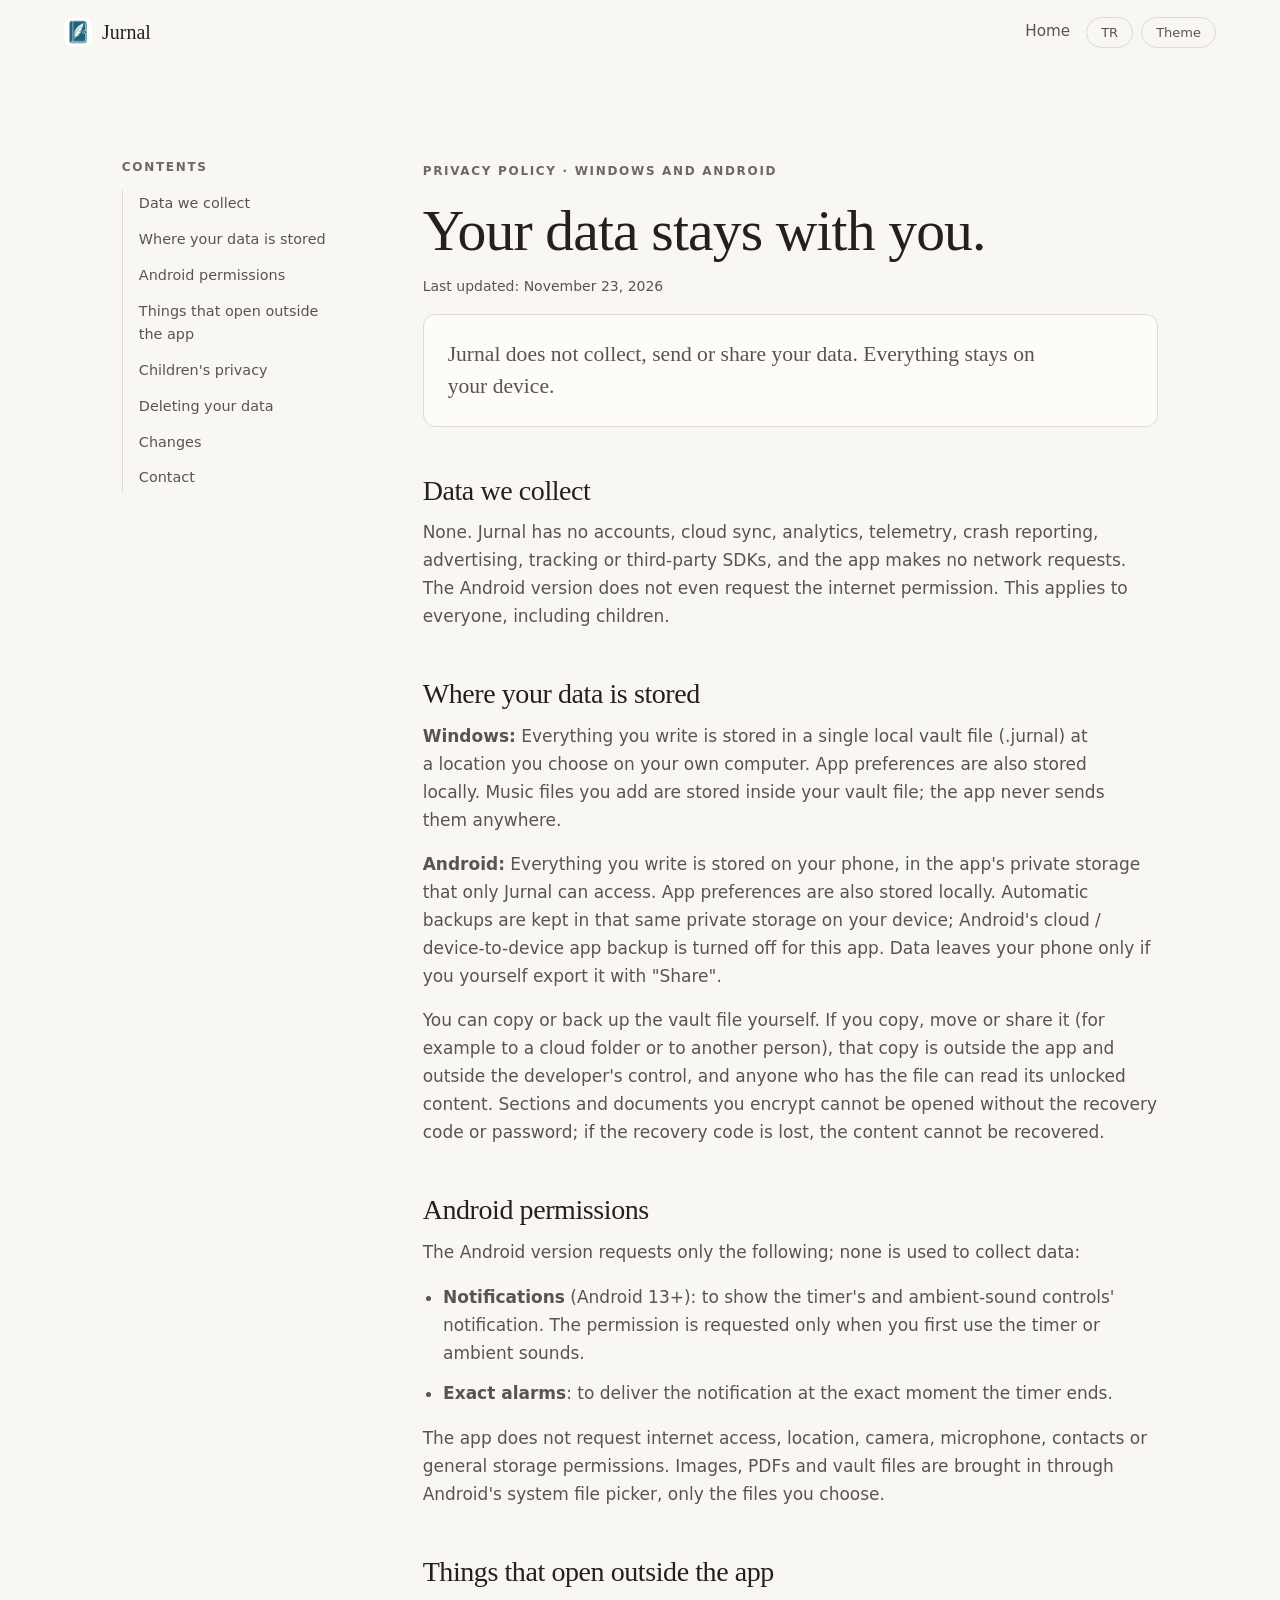
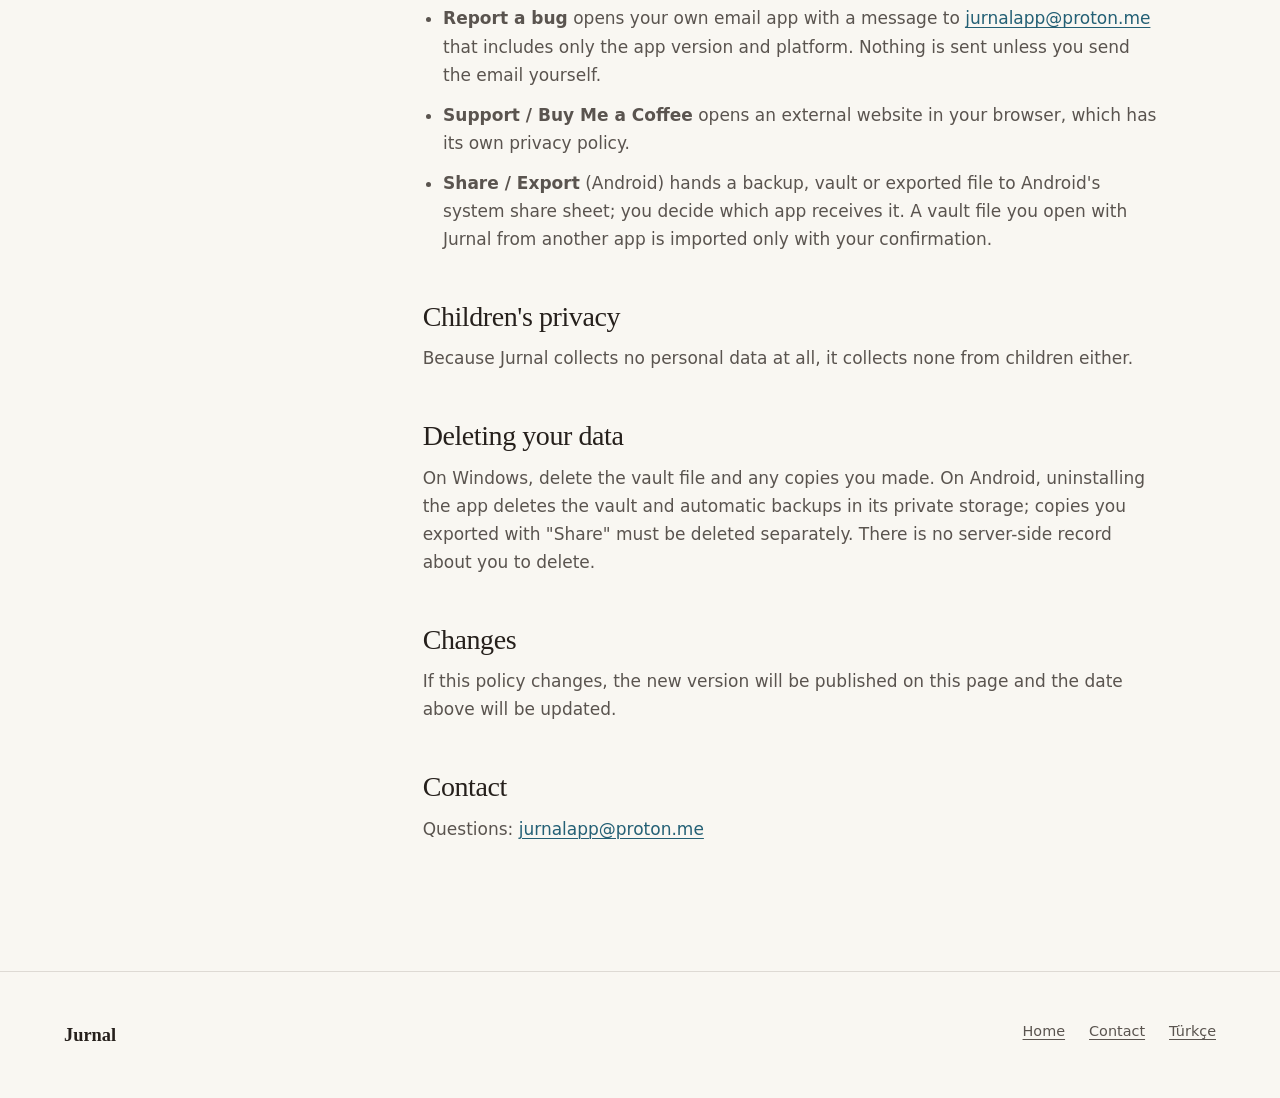
<file: en/privacy.html>
<!doctype html>
<html lang="en">
<head>
<meta charset="utf-8">
<meta name="viewport" content="width=device-width, initial-scale=1">
<title>Privacy Policy — Jurnal</title>
<meta name="description" content="Jurnal (Windows and Android) does not collect, send or share your data. Everything stays on your device.">
<link rel="canonical" href="https://est21.github.io/jurnal_web/en/privacy.html">
<link rel="alternate" hreflang="tr" href="https://est21.github.io/jurnal_web/privacy.html">
<link rel="icon" href="../assets/img/favicon.png">
<link rel="stylesheet" href="../assets/css/style.css">
</head>
<body>
<a class="skip" href="#main">Skip to content</a>
<header class="bar">
  <div class="wrap bar__in">
    <a class="brand" href="./"><img src="../assets/img/icon.png" alt="" width="28" height="28">Jurnal</a>
    <nav class="nav" aria-label="Main"><a href="./">Home</a></nav>
    <div class="tools">
      <a class="chip" href="../privacy.html" hreflang="tr" lang="tr">TR</a>
      <button class="chip" id="theme-toggle" type="button" aria-label="Toggle light/dark theme">Theme</button>
    </div>
  </div>
</header>

<main id="main" class="wrap doc">
  <aside class="doc__toc" aria-label="Contents">
    <span class="label">Contents</span>
    <ol>
      <li><a href="#collect">Data we collect</a></li>
      <li><a href="#storage">Where your data is stored</a></li>
      <li><a href="#permissions">Android permissions</a></li>
      <li><a href="#outside">Things that open outside the app</a></li>
      <li><a href="#children">Children's privacy</a></li>
      <li><a href="#deletion">Deleting your data</a></li>
      <li><a href="#changes">Changes</a></li>
      <li><a href="#contact">Contact</a></li>
    </ol>
  </aside>
  <article>
    <span class="label">Privacy policy · Windows and Android</span>
    <h1>Your data stays with you.</h1>
    <p class="doc__meta">Last updated: November 23, 2026</p>
    <p class="summary">Jurnal does not collect, send or share your data. Everything stays on your device.</p>

    <h2 id="collect">Data we collect</h2>
    <p>None. Jurnal has no accounts, cloud sync, analytics, telemetry, crash reporting, advertising, tracking or third-party SDKs, and the app makes no network requests. The Android version does not even request the internet permission. This applies to everyone, including children.</p>

    <h2 id="storage">Where your data is stored</h2>
    <p><strong>Windows:</strong> Everything you write is stored in a single local vault file (.jurnal) at a location you choose on your own computer. App preferences are also stored locally. Music files you add are stored inside your vault file; the app never sends them anywhere.</p>
    <p><strong>Android:</strong> Everything you write is stored on your phone, in the app's private storage that only Jurnal can access. App preferences are also stored locally. Automatic backups are kept in that same private storage on your device; Android's cloud / device-to-device app backup is turned off for this app. Data leaves your phone only if you yourself export it with "Share".</p>
    <p>You can copy or back up the vault file yourself. If you copy, move or share it (for example to a cloud folder or to another person), that copy is outside the app and outside the developer's control, and anyone who has the file can read its unlocked content. Sections and documents you encrypt cannot be opened without the recovery code or password; if the recovery code is lost, the content cannot be recovered.</p>

    <h2 id="permissions">Android permissions</h2>
    <p>The Android version requests only the following; none is used to collect data:</p>
    <ul>
      <li><strong>Notifications</strong> (Android 13+): to show the timer's and ambient-sound controls' notification. The permission is requested only when you first use the timer or ambient sounds.</li>
      <li><strong>Exact alarms</strong>: to deliver the notification at the exact moment the timer ends.</li>
    </ul>
    <p>The app does not request internet access, location, camera, microphone, contacts or general storage permissions. Images, PDFs and vault files are brought in through Android's system file picker, only the files you choose.</p>

    <h2 id="outside">Things that open outside the app</h2>
    <ul>
      <li><strong>Report a bug</strong> opens your own email app with a message to <a href="mailto:jurnalapp@proton.me">jurnalapp@proton.me</a> that includes only the app version and platform. Nothing is sent unless you send the email yourself.</li>
      <li><strong>Support / Buy Me a Coffee</strong> opens an external website in your browser, which has its own privacy policy.</li>
      <li><strong>Share / Export</strong> (Android) hands a backup, vault or exported file to Android's system share sheet; you decide which app receives it. A vault file you open with Jurnal from another app is imported only with your confirmation.</li>
    </ul>

    <h2 id="children">Children's privacy</h2>
    <p>Because Jurnal collects no personal data at all, it collects none from children either.</p>

    <h2 id="deletion">Deleting your data</h2>
    <p>On Windows, delete the vault file and any copies you made. On Android, uninstalling the app deletes the vault and automatic backups in its private storage; copies you exported with "Share" must be deleted separately. There is no server-side record about you to delete.</p>

    <h2 id="changes">Changes</h2>
    <p>If this policy changes, the new version will be published on this page and the date above will be updated.</p>

    <h2 id="contact">Contact</h2>
    <p>Questions: <a href="mailto:jurnalapp@proton.me">jurnalapp@proton.me</a></p>
  </article>
</main>

<footer class="foot">
  <div class="wrap foot__in">
    <div><strong style="font-family:var(--serif);font-size:1.15rem;color:var(--text)">Jurnal</strong></div>
    <ul>
      <li><a href="./">Home</a></li>
      <li><a href="mailto:jurnalapp@proton.me">Contact</a></li>
      <li><a href="../privacy.html" hreflang="tr" lang="tr">Türkçe</a></li>
    </ul>
  </div>
</footer>
<script src="../assets/js/main.js"></script>
</body>
</html>
</file>
<file: assets/css/style.css>
/* Jurnal tanıtım sitesi — uygulamanın tasarım token'larıyla aynı dil.
   Düz yüzeyler, ince kenarlıklar, degrade/bulanıklık yok. Dış istek yok. */

:root {
  color-scheme: light dark;
  --space-1: 4px;
  --space-2: 8px;
  --space-3: 12px;
  --space-4: 16px;
  --space-5: 24px;
  --space-6: 32px;
  --space-7: 48px;
  --radius-button: 8px;
  --radius-card: 12px;
  --radius-pill: 999px;
  --ease: cubic-bezier(0.22, 0.61, 0.36, 1);
  --serif: "Iowan Old Style", "Palatino Linotype", Palatino, "Book Antiqua", Georgia, serif;
  --sans: system-ui, -apple-system, "Segoe UI", Roboto, "Helvetica Neue", sans-serif;
  --measure: 68ch;
  --wrap: 72rem;
  --section: clamp(4rem, 10vw, 8rem);

  --bg: oklch(0.975 0.006 85);
  --surface: oklch(0.99 0.004 85);
  --chrome: oklch(0.94 0.008 82);
  --raised: oklch(1 0 0);
  --border: oklch(0.89 0.01 80);
  --text: oklch(0.25 0.012 60);
  --text-muted: oklch(0.45 0.012 60);
  --text-dim: oklch(0.52 0.01 60);
  --accent: oklch(0.46 0.07 225);
  --on-accent: oklch(0.99 0 0);
  --selection: oklch(0.87 0.05 225 / 0.55);
  --shadow-soft: 0 1px 2px oklch(0.25 0.012 60 / 0.06), 0 4px 16px oklch(0.25 0.012 60 / 0.06);
  --shadow-lift: 0 12px 32px oklch(0.25 0.012 60 / 0.12), 0 2px 6px oklch(0.25 0.012 60 / 0.06);
}

:root[data-theme="dark"] {
  --bg: oklch(0.2 0.008 70);
  --surface: oklch(0.235 0.008 70);
  --chrome: oklch(0.165 0.008 70);
  --raised: oklch(0.27 0.008 70);
  --border: oklch(0.34 0.008 70);
  --text: oklch(0.9 0.01 80);
  --text-muted: oklch(0.74 0.01 80);
  --text-dim: oklch(0.66 0.01 80);
  --accent: oklch(0.76 0.07 205);
  --on-accent: oklch(0.18 0.01 70);
  --selection: oklch(0.45 0.06 205 / 0.55);
  --shadow-soft: 0 1px 2px oklch(0 0 0 / 0.35), 0 4px 16px oklch(0 0 0 / 0.28);
  --shadow-lift: 0 12px 32px oklch(0 0 0 / 0.5), 0 2px 6px oklch(0 0 0 / 0.3);
}

/* Kullanıcı elle seçmediyse sistem temasını izle */
@media (prefers-color-scheme: dark) {
  :root:not([data-theme="light"]) {
    --bg: oklch(0.2 0.008 70);
    --surface: oklch(0.235 0.008 70);
    --chrome: oklch(0.165 0.008 70);
    --raised: oklch(0.27 0.008 70);
    --border: oklch(0.34 0.008 70);
    --text: oklch(0.9 0.01 80);
    --text-muted: oklch(0.74 0.01 80);
    --text-dim: oklch(0.66 0.01 80);
    --accent: oklch(0.76 0.07 205);
    --on-accent: oklch(0.18 0.01 70);
    --selection: oklch(0.45 0.06 205 / 0.55);
    --shadow-soft: 0 1px 2px oklch(0 0 0 / 0.35), 0 4px 16px oklch(0 0 0 / 0.28);
    --shadow-lift: 0 12px 32px oklch(0 0 0 / 0.5), 0 2px 6px oklch(0 0 0 / 0.3);
  }
}

*, *::before, *::after { box-sizing: border-box; }
html { scroll-behavior: smooth; -webkit-text-size-adjust: 100%; }
body {
  margin: 0;
  background: var(--bg);
  color: var(--text);
  font: 1.0625rem/1.65 var(--sans);
  -webkit-font-smoothing: antialiased;
}
::selection { background: var(--selection); }
img { max-width: 100%; height: auto; display: block; }
a { color: var(--accent); text-underline-offset: 3px; text-decoration-thickness: 1px; }
a:hover { text-decoration-thickness: 2px; }
:focus-visible { outline: 2px solid var(--accent); outline-offset: 3px; border-radius: 4px; }
.skip { position: absolute; left: -999px; top: 8px; background: var(--accent); color: var(--on-accent); padding: 8px 14px; border-radius: var(--radius-button); z-index: 100; }
.skip:focus { left: 8px; }

.wrap { width: min(100% - 2.5rem, var(--wrap)); margin-inline: auto; }
h1, h2, h3 { font-family: var(--serif); font-weight: 500; letter-spacing: -0.015em; line-height: 1.12; margin: 0; text-wrap: balance; }
p { margin: 0; text-wrap: pretty; }
.label { font: 600 0.75rem/1 var(--sans); letter-spacing: 0.14em; text-transform: uppercase; color: var(--text-dim); }
.label b { color: var(--accent); font-weight: 600; margin-right: 0.6em; }

/* ---------- Başlık çubuğu ---------- */
.bar { position: sticky; top: 0; z-index: 50; background: var(--bg); border-bottom: 1px solid transparent; transition: border-color 0.2s var(--ease); }
.bar.scrolled { border-bottom-color: var(--border); }
.bar__in { display: flex; align-items: center; gap: var(--space-4); height: 4rem; }
.brand { display: flex; align-items: center; gap: 10px; font: 500 1.25rem var(--serif); color: var(--text); text-decoration: none; margin-right: auto; }
.brand img { width: 28px; height: 28px; border-radius: 7px; }
.nav { display: flex; gap: var(--space-5); }
.nav a { color: var(--text-muted); text-decoration: none; font-size: 0.95rem; }
.nav a:hover { color: var(--text); }
.tools { display: flex; gap: var(--space-2); }
.chip { appearance: none; font: 500 0.8125rem/1 var(--sans); color: var(--text-muted); background: transparent; border: 1px solid var(--border); border-radius: var(--radius-pill); padding: 8px 14px; cursor: pointer; text-decoration: none; transition: border-color 0.15s, color 0.15s; }
.chip:hover { color: var(--text); border-color: var(--text-dim); }
@media (max-width: 700px) { .nav { display: none; } }

/* ---------- Düğmeler ---------- */
.btn { display: inline-flex; align-items: center; gap: 10px; font: 500 1rem/1 var(--sans); padding: 14px 24px; border-radius: var(--radius-pill); border: 1px solid var(--accent); background: var(--accent); color: var(--on-accent); text-decoration: none; transition: transform 0.15s var(--ease), box-shadow 0.15s; }
.btn:hover { box-shadow: var(--shadow-soft); transform: translateY(-1px); }
.btn--ghost { background: transparent; color: var(--text); border-color: var(--border); }
.btn--ghost:hover { border-color: var(--text-dim); }
.btn[aria-disabled="true"] { opacity: 0.55; cursor: default; pointer-events: none; }
.btn small { font-size: 0.75rem; opacity: 0.8; }

/* ---------- Hero ---------- */
.hero { padding-block: clamp(3.5rem, 9vw, 7rem) var(--section); text-align: center; }
.hero .label { display: block; margin-bottom: var(--space-5); }
.hero h1 { font-size: clamp(2.6rem, 6.4vw, 5rem); max-width: 16ch; margin-inline: auto; }
.hero h1 em { font-style: italic; color: var(--accent); }
.hero__lead { max-width: 46ch; margin: var(--space-5) auto 0; font-size: 1.2rem; color: var(--text-muted); }
.cta { display: flex; flex-wrap: wrap; gap: var(--space-3); justify-content: center; margin-top: var(--space-6); }
.hero__note { margin-top: var(--space-4); font-size: 0.875rem; color: var(--text-dim); }
.stage { position: relative; margin-top: clamp(3rem, 7vw, 5rem); padding-bottom: var(--space-6); }
/* Masaüstü sola yaslanır; telefon açılan boşluğa taşar, pencerenin yalnızca köşesini örter. */
.stage .shot--desktop { width: min(100% - 9rem, 61rem); }
.stage .shot--phone { position: absolute; right: 6px; bottom: 0; width: clamp(11rem, 23vw, 16.5rem); }
@media (max-width: 700px) {
  .stage { padding-bottom: 0; }
  .stage .shot--desktop { width: 100%; }
  .stage .shot--phone { display: none; }
}

/* ---------- Ekran görüntüsü çerçevesi ---------- */
.shot { margin: 0; position: relative; border: 1px solid var(--border); border-radius: var(--radius-card); background: var(--surface); box-shadow: var(--shadow-lift); overflow: hidden; }
.shot--desktop { aspect-ratio: 16 / 10; }
.shot--wide { aspect-ratio: 16 / 10; }
.shot img { position: absolute; inset: 0; width: 100%; height: 100%; object-fit: cover; object-position: top left; }
/* Telefon (büyük "Ultra" gövde): düz titanyum kenar, ince eşit siyah çerçeve, keskin köşe,
   sağda yan tuşlar. Orta-açık metal hem açık/koyu zeminden hem koyu masaüstü görüntüsünden
   ayrılır. Ekran kırpılmaz; yüksekliği 19,5:9 oranı belirler. */
.shot--phone { overflow: visible; padding: 4px; border: 4px solid oklch(0.7 0.012 75); border-radius: 10.5% / 4.9%; background: oklch(0.06 0.003 70); box-shadow: 0 0 0 1px oklch(0.46 0.012 70), inset 0 0 0 1px oklch(0.32 0.008 70), 0 32px 64px oklch(0.1 0.012 60 / 0.42), 0 10px 22px oklch(0.1 0.012 60 / 0.26); }
.shot--phone img { position: static; display: block; height: auto; aspect-ratio: 9 / 19.5; border-radius: 7.5% / 3.5%; }
.shot--phone:has(img.missing) { aspect-ratio: 9 / 19.5; }
/* Ses tuşu (uzun) ve güç tuşu (kısa): aradaki saydam dilim iki ayrı parça yapar. */
.shot--phone::before { content: ""; position: absolute; left: calc(100% + 4px); top: 19%; width: 4px; height: 22%; border-radius: 0 3px 3px 0; background: linear-gradient(oklch(0.62 0.012 75) 0 56%, transparent 56% 68%, oklch(0.62 0.012 75) 68% 100%); }
/* Ön kamera deliği: durum çubuğunun ortasında. */
.shot--phone::after { content: ""; position: absolute; top: calc(4px + 1.35%); left: 50%; width: 3.8%; aspect-ratio: 1; transform: translateX(-50%); border-radius: 50%; background: oklch(0.04 0 0); box-shadow: 0 0 0 1px oklch(0.28 0.008 70); }
.shot__ph { position: absolute; inset: 0; display: grid; place-items: center; text-align: center; padding: var(--space-4); color: var(--text-dim); font: 500 0.8125rem/1.5 var(--sans); background: var(--chrome); }
.shot img:not(.missing) ~ .shot__ph { display: none; }
.shot img.missing { display: none; }

/* ---------- Bölümler ---------- */
section { padding-block: var(--section); }
.sec-head { max-width: 44rem; margin-bottom: clamp(2.5rem, 5vw, 4rem); }
.sec-head .label { display: block; margin-bottom: var(--space-4); }
.sec-head h2 { font-size: clamp(2rem, 4.2vw, 3.25rem); }
.sec-head p { margin-top: var(--space-4); color: var(--text-muted); font-size: 1.125rem; }
.rule { border: 0; border-top: 1px solid var(--border); margin: 0; }

/* Değerler */
.values { display: grid; gap: var(--space-6); grid-template-columns: repeat(3, 1fr); }
.value { border-top: 1px solid var(--text); padding-top: var(--space-4); }
.value h3 { font-size: 1.5rem; margin-bottom: var(--space-3); }
.value p { color: var(--text-muted); }
@media (max-width: 800px) { .values { grid-template-columns: 1fr; } }

/* Özellikler: asimetrik ızgara */
.features { display: grid; gap: var(--space-4); grid-template-columns: repeat(12, 1fr); }
.f { background: var(--surface); border: 1px solid var(--border); border-radius: var(--radius-card); padding: var(--space-5); grid-column: span 4; display: flex; flex-direction: column; gap: var(--space-3); }
.f h3 { font-size: 1.3rem; }
.f p { color: var(--text-muted); font-size: 0.97rem; }
.f .ico { width: 24px; height: 24px; stroke: var(--accent); fill: none; stroke-width: 1.5; stroke-linecap: round; stroke-linejoin: round; }
.f--big { grid-column: span 8; padding: var(--space-6); justify-content: space-between; }
.f--big h3 { font-size: clamp(1.7rem, 3vw, 2.3rem); max-width: 18ch; }
.f--big p { max-width: 46ch; font-size: 1.05rem; }
.f--tall { grid-column: span 4; }
@media (max-width: 900px) { .f, .f--big, .f--tall { grid-column: span 12; } }
@media (min-width: 901px) and (max-width: 1100px) { .f { grid-column: span 6; } }

/* Gizlilik şeridi */
.privacy-band { background: var(--chrome); border-block: 1px solid var(--border); }
.privacy-band blockquote { margin: 0; font: 400 clamp(1.8rem, 4.6vw, 3.6rem)/1.15 var(--serif); letter-spacing: -0.02em; max-width: 22ch; text-wrap: balance; }
.privacy-band blockquote span { color: var(--accent); }
.privacy-band .row { display: flex; flex-wrap: wrap; gap: var(--space-3) var(--space-5); margin-top: var(--space-6); align-items: center; color: var(--text-muted); }
.ticks { display: flex; flex-wrap: wrap; gap: var(--space-2); list-style: none; padding: 0; margin: 0; }
.ticks li { border: 1px solid var(--border); background: var(--bg); border-radius: var(--radius-pill); padding: 6px 14px; font-size: 0.875rem; color: var(--text-muted); }

/* Galeri */
.gallery { display: flex; gap: var(--space-4); overflow-x: auto; scroll-snap-type: x mandatory; padding-bottom: var(--space-4); scrollbar-width: thin; scrollbar-color: var(--border) transparent; }
.gallery figure { margin: 0; flex: 0 0 auto; scroll-snap-align: start; }
.gallery .shot--wide { width: min(80vw, 40rem); }
.gallery .shot--phone { width: min(52vw, 15rem); }
.gallery figcaption { margin-top: var(--space-3); font-size: 0.9rem; color: var(--text-dim); }

/* SSS */
.faq { max-width: 48rem; }
.faq details { border-top: 1px solid var(--border); }
.faq details:last-child { border-bottom: 1px solid var(--border); }
.faq summary { cursor: pointer; list-style: none; padding: var(--space-5) 0; font: 500 1.25rem var(--serif); display: flex; justify-content: space-between; gap: var(--space-4); }
.faq summary::-webkit-details-marker { display: none; }
.faq summary::after { content: "+"; font: 300 1.6rem/1 var(--sans); color: var(--text-dim); transition: transform 0.2s var(--ease); }
.faq details[open] summary::after { transform: rotate(45deg); }
.faq details p { padding-bottom: var(--space-5); color: var(--text-muted); max-width: 60ch; }

/* ---------- Alt bilgi ---------- */
.foot { border-top: 1px solid var(--border); padding-block: var(--space-7); color: var(--text-dim); font-size: 0.9rem; }
.foot__in { display: flex; flex-wrap: wrap; gap: var(--space-5) var(--space-7); justify-content: space-between; }
.foot ul { list-style: none; margin: 0; padding: 0; display: flex; flex-wrap: wrap; gap: var(--space-2) var(--space-5); }
.foot a { color: var(--text-muted); }

/* ---------- Gizlilik sayfası ---------- */
.doc { padding-block: clamp(3rem, 7vw, 6rem) var(--section); display: grid; grid-template-columns: 14rem minmax(0, var(--measure)); gap: clamp(2rem, 6vw, 6rem); justify-content: center; }
.doc__toc { position: sticky; top: 6rem; align-self: start; font-size: 0.9rem; }
.doc__toc ol { list-style: none; margin: var(--space-3) 0 0; padding: 0; display: grid; gap: var(--space-2); border-left: 1px solid var(--border); }
.doc__toc a { display: block; padding: 2px 0 2px var(--space-4); color: var(--text-muted); text-decoration: none; }
.doc__toc a:hover { color: var(--accent); }
.doc h1 { font-size: clamp(2.4rem, 5vw, 3.6rem); margin: var(--space-4) 0 var(--space-3); }
.doc__meta { color: var(--text-dim); font-size: 0.875rem; }
.summary { margin: var(--space-6) 0; padding: var(--space-5); border: 1px solid var(--border); border-radius: var(--radius-card); background: var(--surface); font: 400 1.35rem/1.45 var(--serif); }
.doc h2 { font-size: 1.75rem; margin: var(--space-7) 0 var(--space-3); scroll-margin-top: 6rem; }
.doc p, .doc li { color: var(--text-muted); }
.doc p + p { margin-top: var(--space-4); }
.doc ul { padding-left: 1.2em; display: grid; gap: var(--space-3); }
@media (max-width: 900px) { .doc { grid-template-columns: 1fr; } .doc__toc { display: none; } }

/* ---------- Hareket ---------- */
.reveal { opacity: 0; transform: translateY(14px); transition: opacity 0.6s var(--ease), transform 0.6s var(--ease); }
.reveal.in { opacity: 1; transform: none; }
@media (prefers-reduced-motion: reduce) {
  html { scroll-behavior: auto; }
  .reveal { opacity: 1; transform: none; transition: none; }
  .btn, .chip, .bar { transition: none; }
}

.f--wide { grid-column: span 8; }
@media (max-width: 900px) { .f--wide { grid-column: span 12; } }
@media (min-width: 901px) and (max-width: 1100px) { .f--wide { grid-column: span 12; } }
</file>
